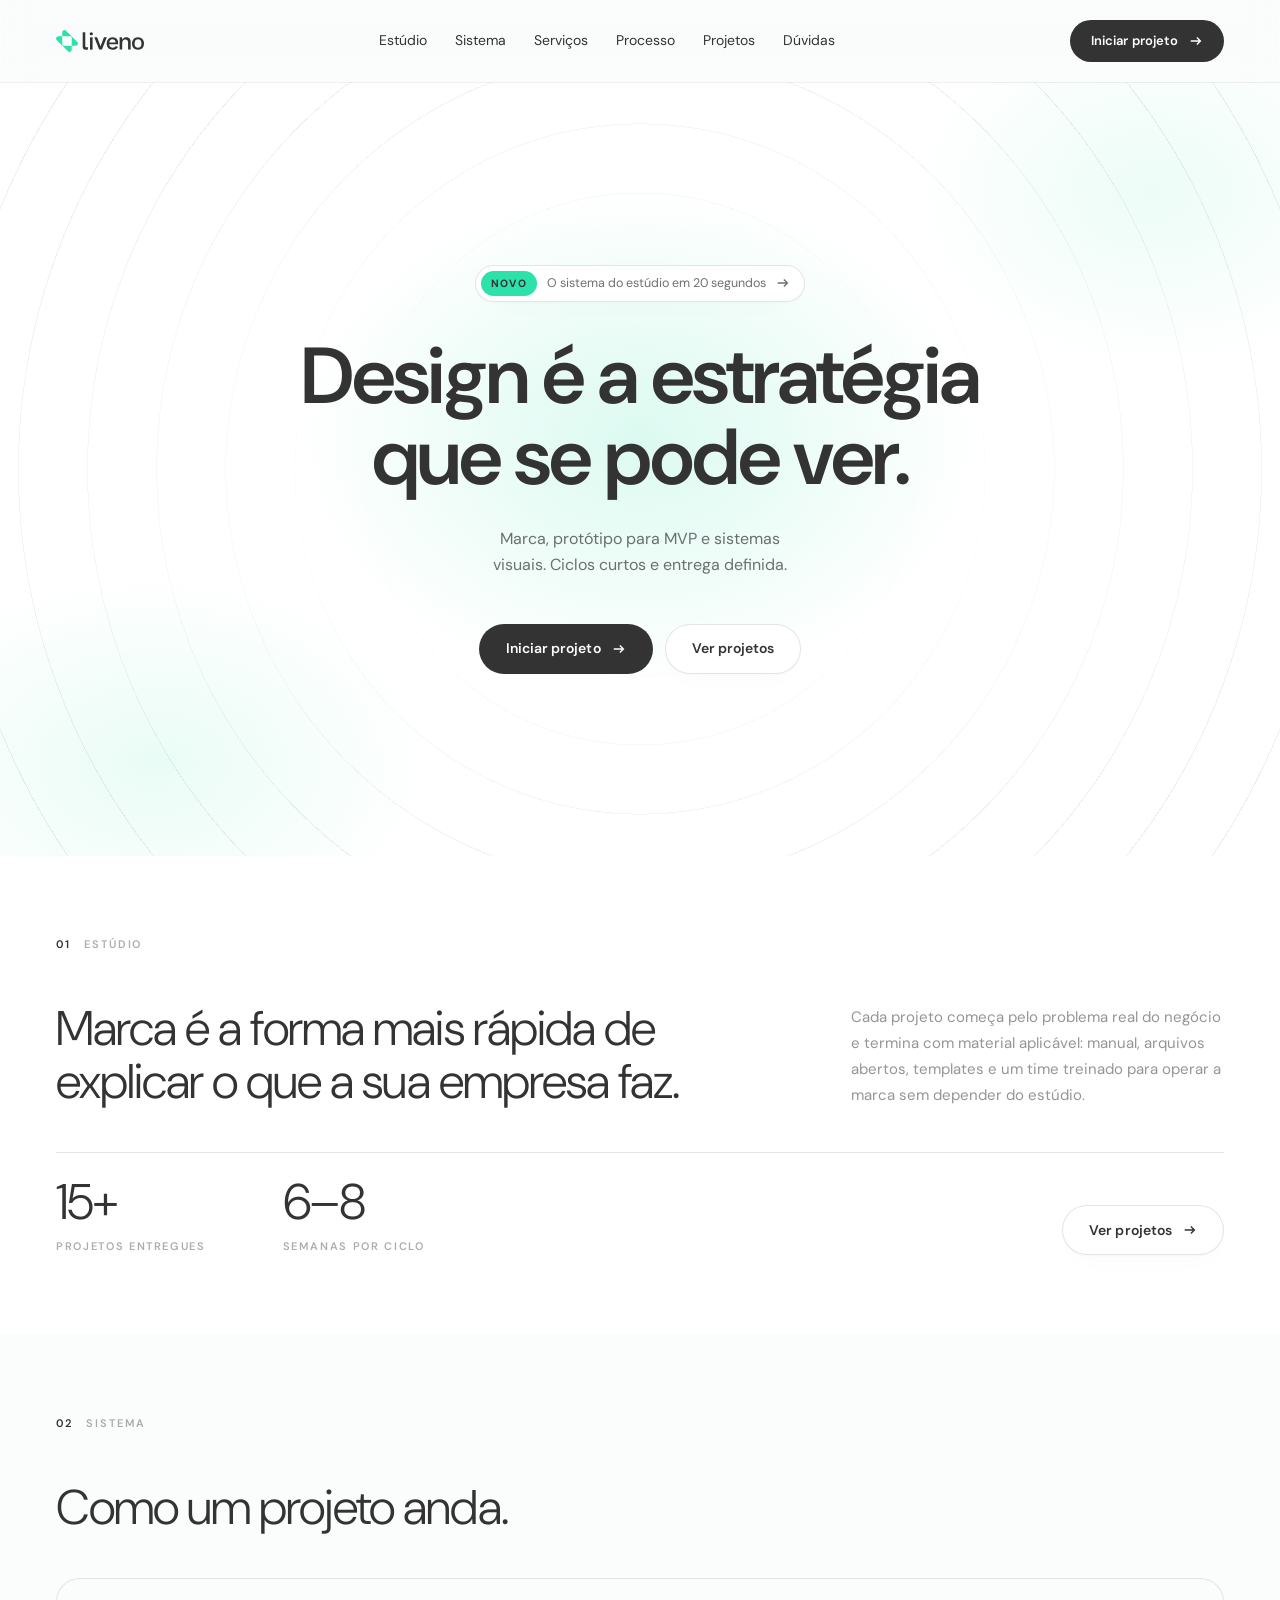
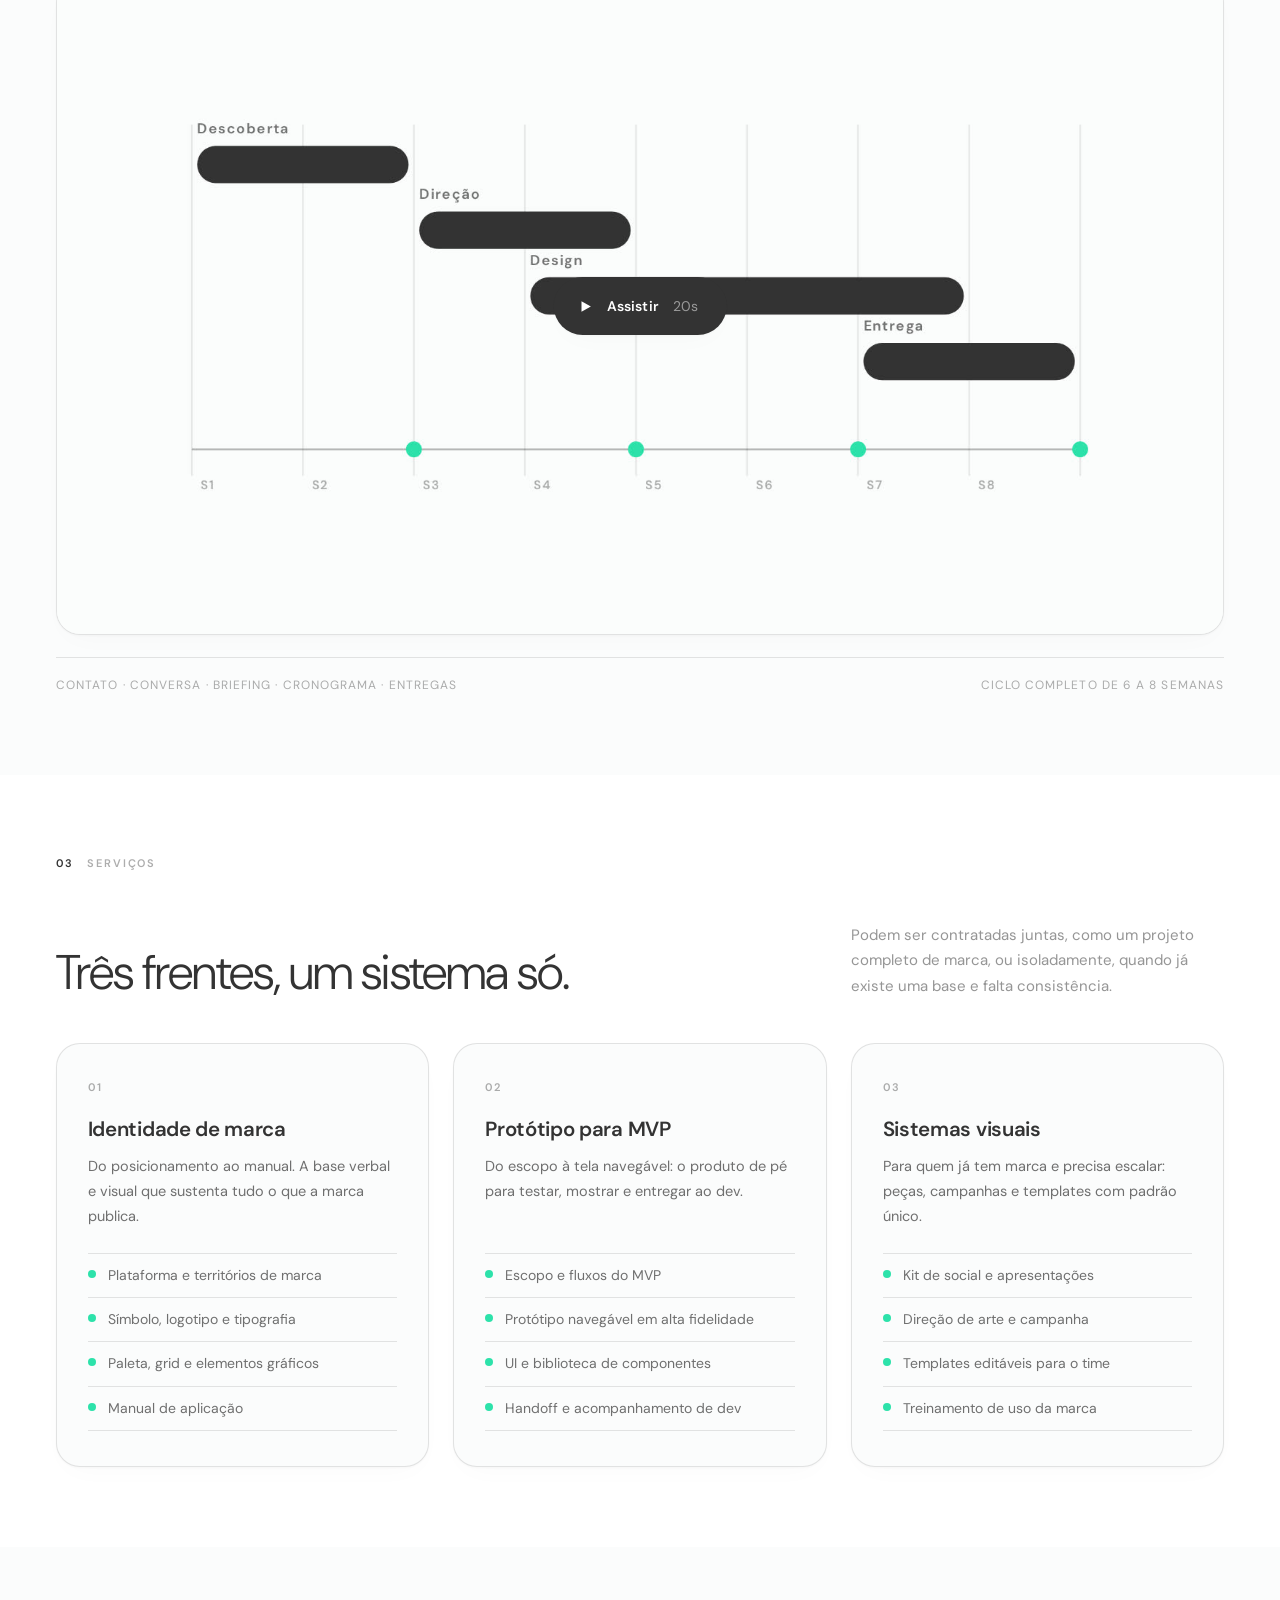
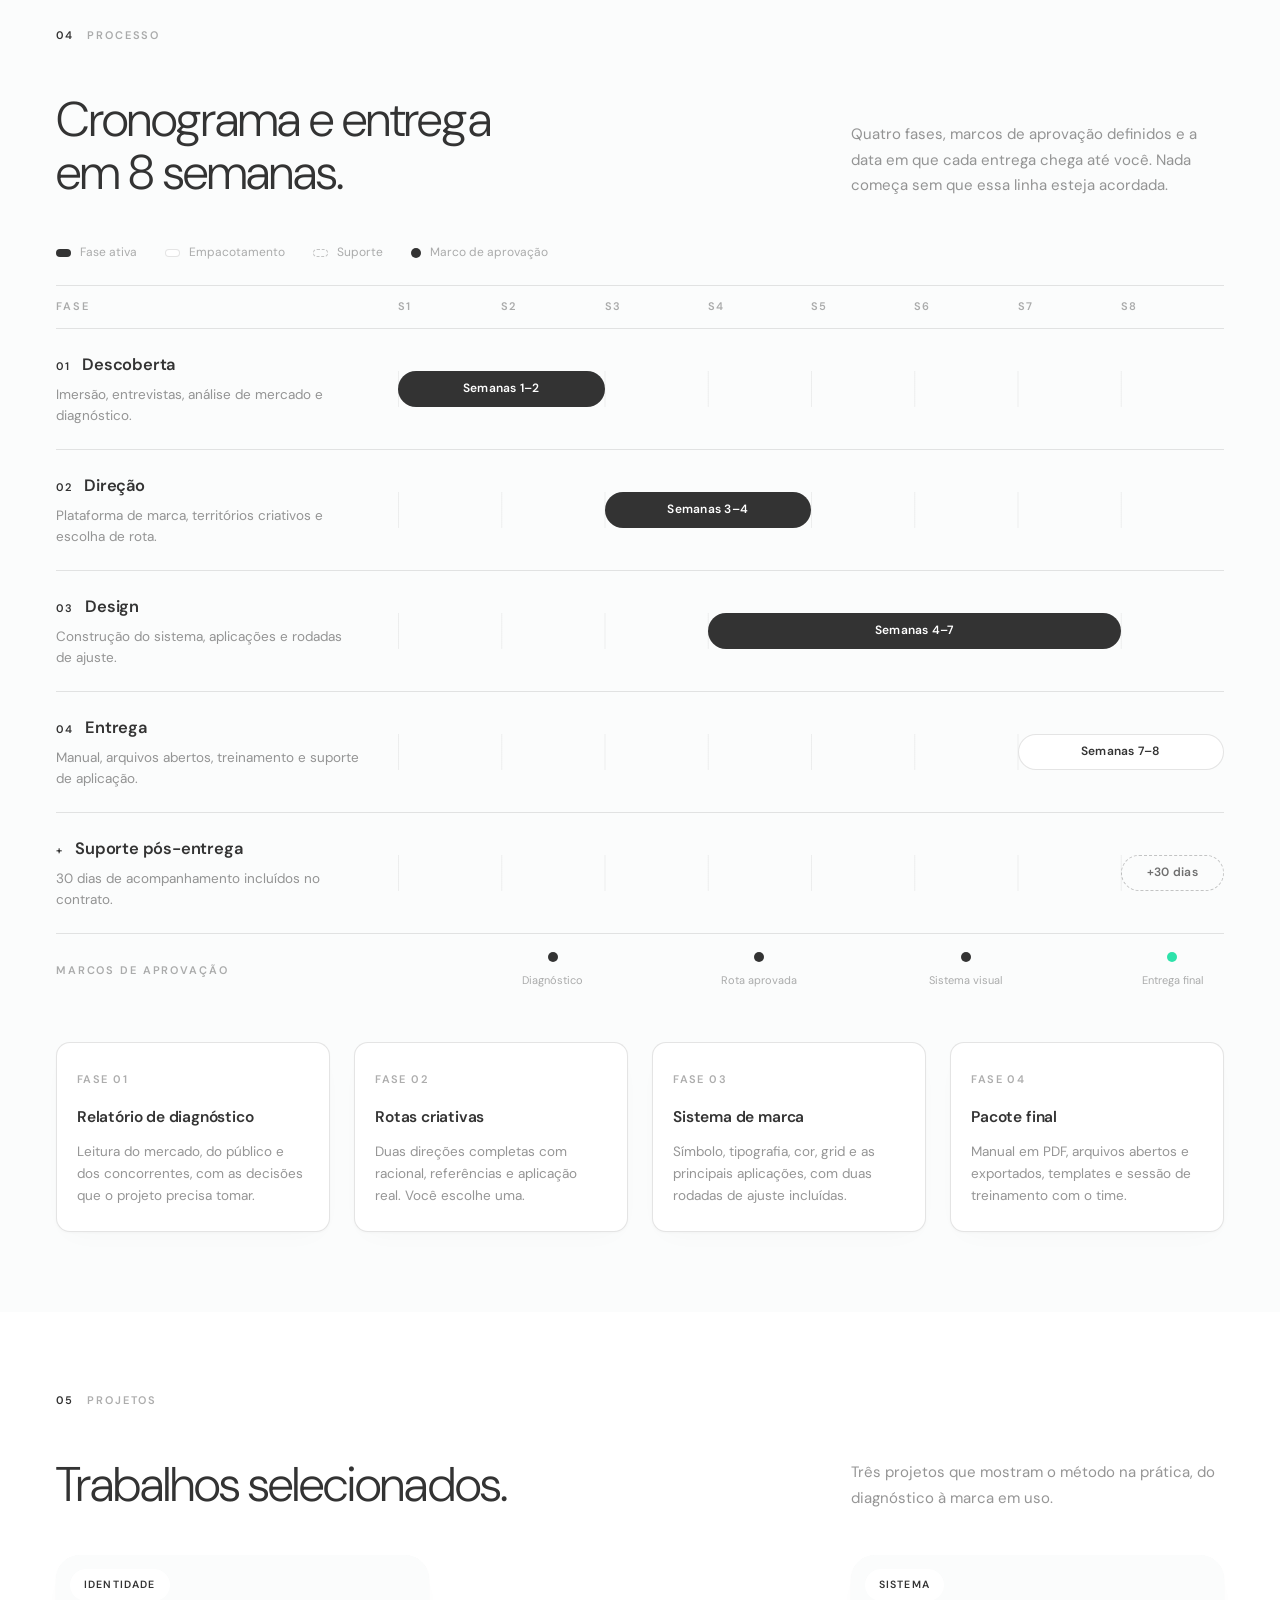
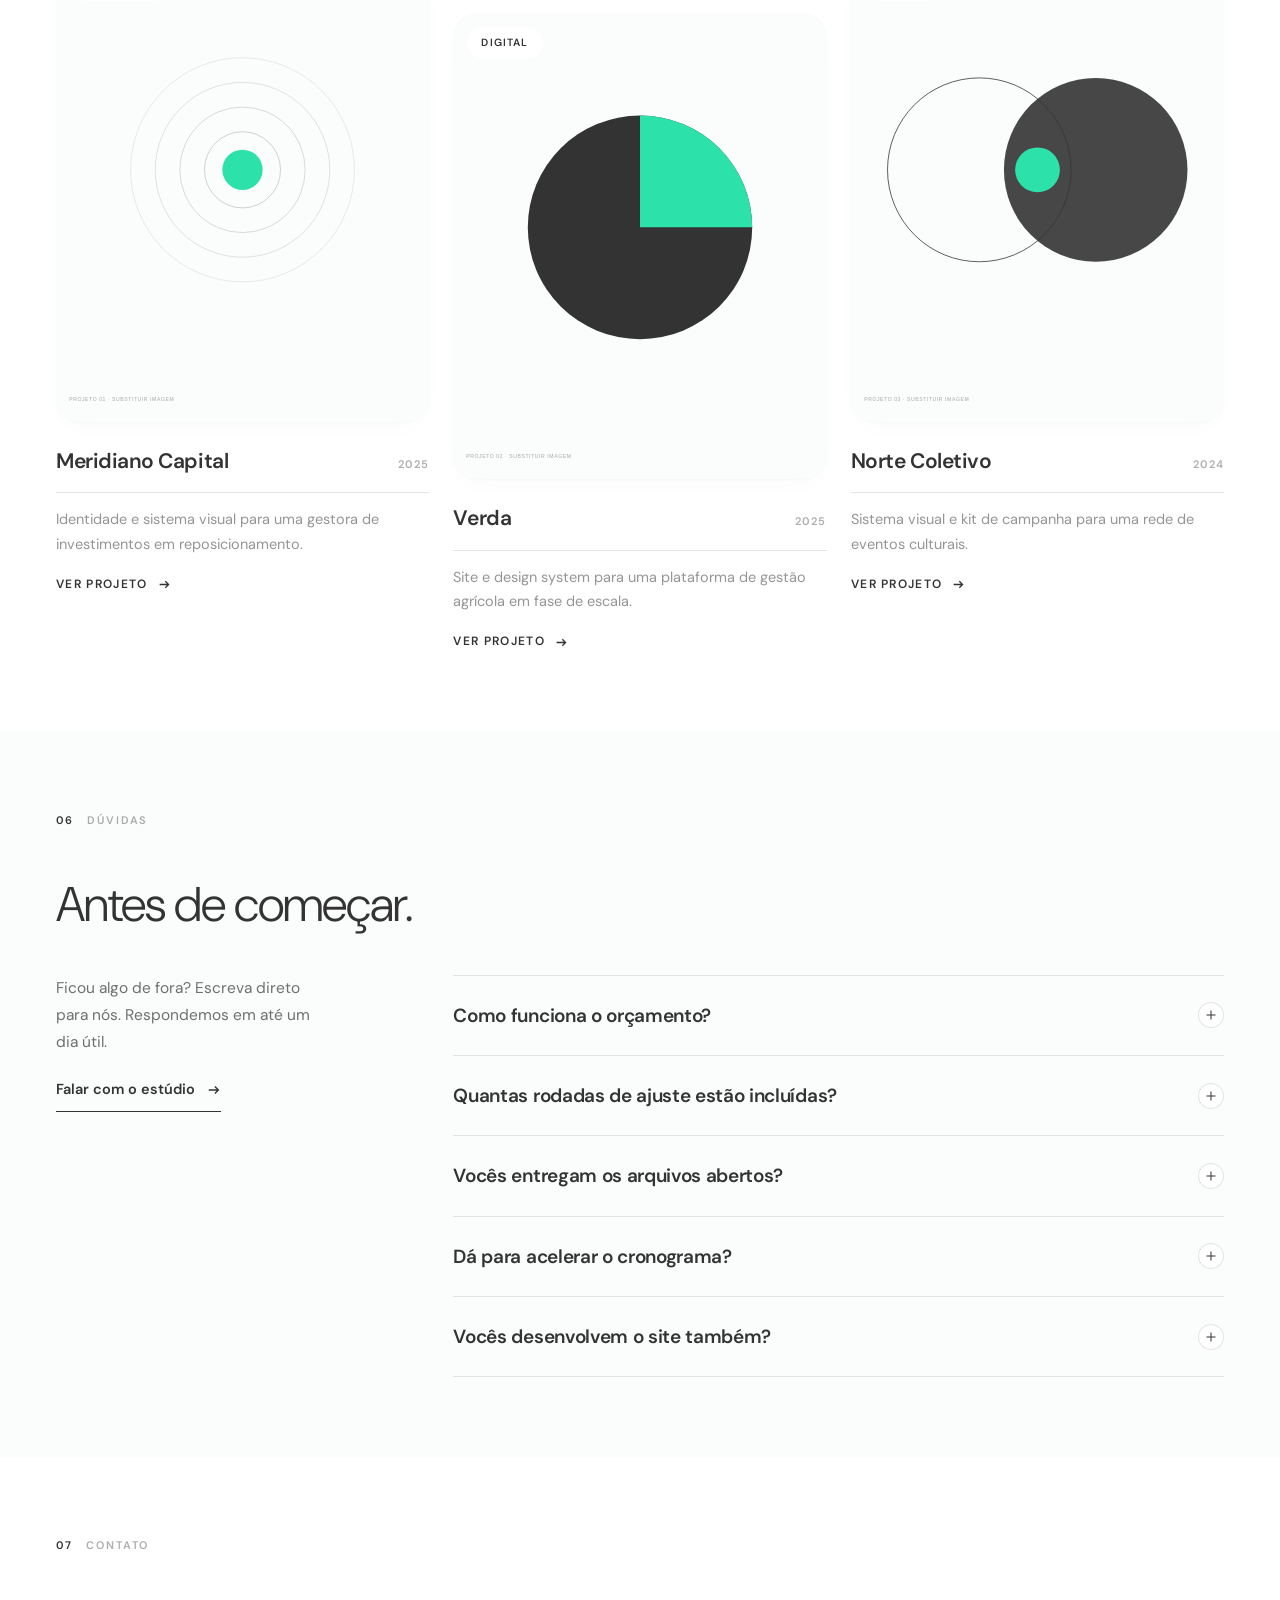
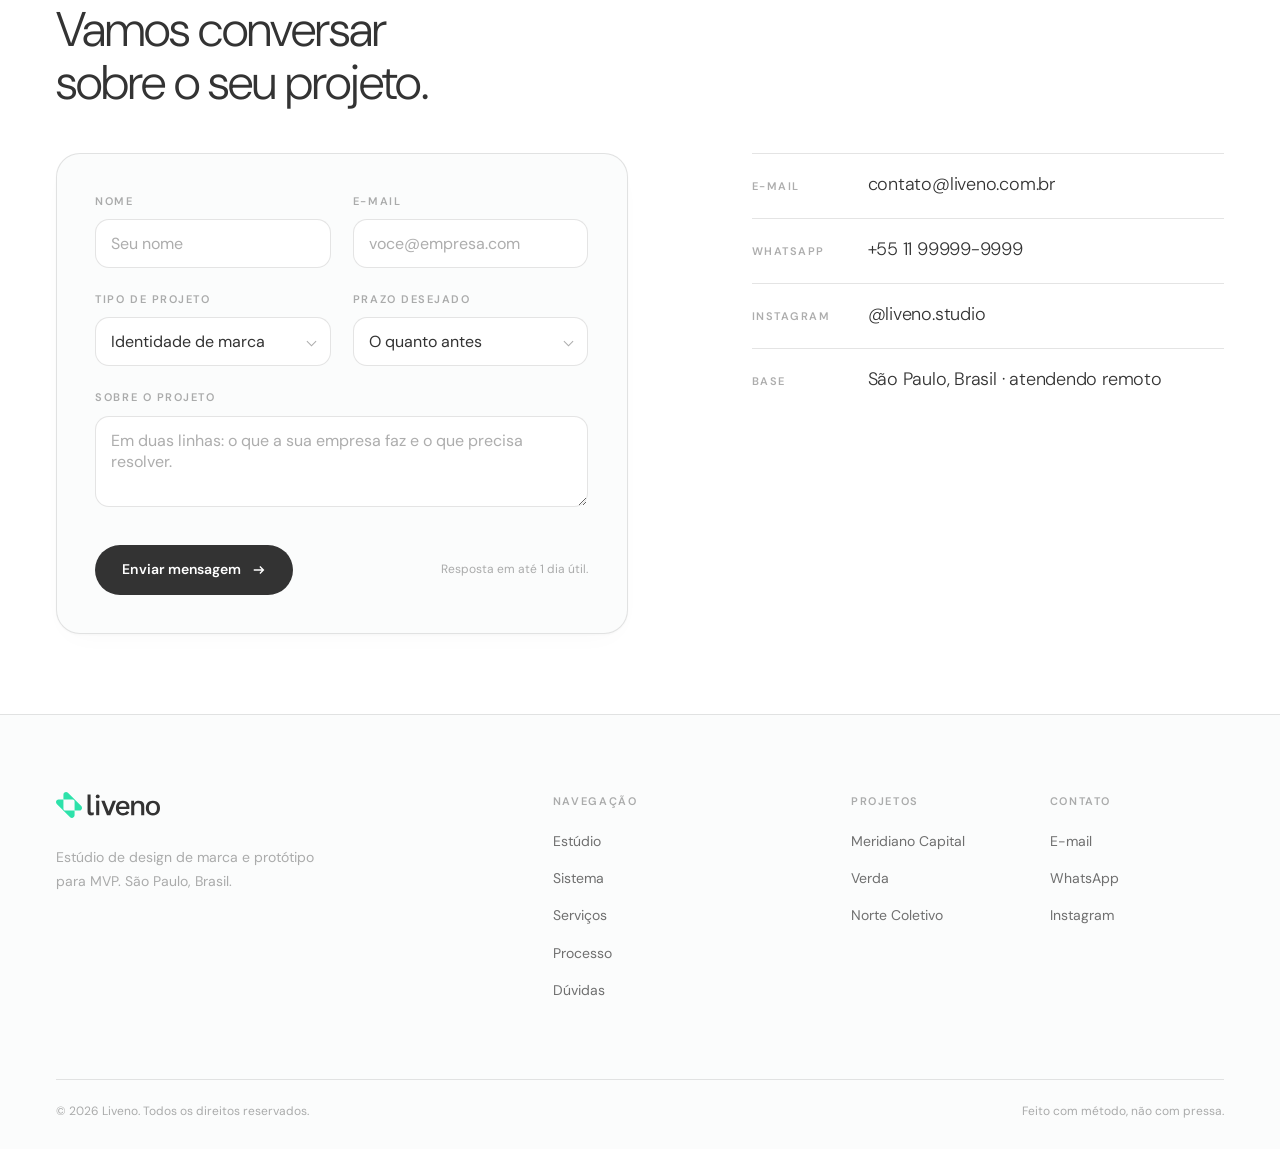
<file: index.html>
<!DOCTYPE html>
<html lang="pt-BR">
<head>
<meta charset="utf-8">
<meta name="viewport" content="width=device-width, initial-scale=1, viewport-fit=cover">
<title>Liveno · Estúdio de design de marca e protótipo para MVP</title>
<meta name="description" content="Liveno é um estúdio de design de marca e protótipo para MVP. Identidade visual, produto e sistemas de marca com processo claro e prazo definido.">
<meta name="author" content="Liveno">
<meta name="theme-color" content="#fbfcfc">

<!-- Open Graph: troque a URL quando o domínio estiver no ar -->
<meta property="og:type" content="website">
<meta property="og:site_name" content="Liveno">
<meta property="og:title" content="Liveno · Estúdio de design">
<meta property="og:description" content="Design é a estratégia que se pode ver.">
<meta property="og:image" content="assets/img/cover-01.svg">
<meta property="og:locale" content="pt_BR">

<link rel="icon" href="assets/img/favicon.svg" type="image/svg+xml">
<link rel="apple-touch-icon" href="assets/img/favicon.svg">
<link rel="canonical" href="./">

<!-- DM Sans hospedada no próprio site: sem depender do Google Fonts -->
<link rel="preload" href="assets/fonts/dm-sans-var-latin.woff2" as="font" type="font/woff2" crossorigin>
<link rel="stylesheet" href="assets/css/fonts.css">
<link rel="stylesheet" href="assets/css/style.css">
<noscript><style>.reveal{opacity:1;transform:none}</style></noscript>

<script type="application/ld+json">
{
  "@context":"https://schema.org",
  "@type":"ProfessionalService",
  "name":"Liveno",
  "description":"Estúdio de design de marca e protótipo para MVP.",
  "email":"contato@liveno.com.br",
  "areaServed":"BR",
  "knowsLanguage":["pt-BR","en"]
}
</script>
</head>
<body>

<!-- ====================== CABEÇALHO ====================== -->
<header class="header" id="header">
  <div class="shell header__bar">
    <a class="brand" href="./" aria-label="Liveno, página inicial">
      <img src="assets/img/logo.svg" alt="Liveno" width="88" height="22">
    </a>

    <nav class="nav" aria-label="Navegação principal">
      <a href="#estudio">Estúdio</a>
      <a href="#sistema">Sistema</a>
      <a href="#servicos">Serviços</a>
      <a href="#processo">Processo</a>
      <a href="#projetos">Projetos</a>
      <a href="#duvidas">Dúvidas</a>
    </nav>

    <div class="header__cta">
      <a class="btn btn--light btn--sm" href="#contato">
        Iniciar projeto
        <svg viewBox="0 0 16 16" fill="none" aria-hidden="true"><path d="M2 8h11M9 4l4 4-4 4" stroke="currentColor" stroke-width="1.6"/></svg>
      </a>
      <button class="burger" id="burger" aria-label="Abrir menu" aria-expanded="false" aria-controls="drawer"><span></span></button>
    </div>
  </div>
</header>

<div class="drawer" id="drawer">
  <nav aria-label="Navegação mobile">
    <a class="drawer__link" href="#estudio"><i>01</i>Estúdio</a>
    <a class="drawer__link" href="#sistema"><i>02</i>Sistema</a>
    <a class="drawer__link" href="#servicos"><i>03</i>Serviços</a>
    <a class="drawer__link" href="#processo"><i>04</i>Processo</a>
    <a class="drawer__link" href="#projetos"><i>05</i>Projetos</a>
    <a class="drawer__link" href="#duvidas"><i>06</i>Dúvidas</a>
    <a class="drawer__link" href="#contato"><i>07</i>Contato</a>
  </nav>
  <div class="drawer__foot">
    <span class="micro">São Paulo · Brasil</span>
    <a class="btn btn--solid btn--sm" href="#contato">Iniciar projeto
      <svg viewBox="0 0 16 16" fill="none" aria-hidden="true"><path d="M2 8h11M9 4l4 4-4 4" stroke="currentColor" stroke-width="1.6"/></svg>
    </a>
  </div>
</div>

<main>

<!-- ====================== HERO ====================== -->
<section class="hero">
  <div class="shell">
    <div class="painel">
      <a class="selo reveal" href="#sistema">
        <span class="selo__tag">Novo</span>
        <span class="selo__txt">O sistema do estúdio em 20 segundos</span>
        <svg viewBox="0 0 16 16" fill="none" aria-hidden="true"><path d="M2 8h11M9 4l4 4-4 4" stroke="currentColor" stroke-width="1.6"/></svg>
      </a>

      <h1 class="reveal" data-d="1">Design é a estratégia que se pode ver.</h1>

      <p class="hero__lead reveal" data-d="2">Marca, protótipo para MVP e sistemas visuais.
        Ciclos curtos e entrega definida.</p>

      <div class="hero__acoes reveal" data-d="3">
        <a class="btn btn--acento" href="#contato">Iniciar projeto
          <svg viewBox="0 0 16 16" fill="none" aria-hidden="true"><path d="M2 8h11M9 4l4 4-4 4" stroke="currentColor" stroke-width="1.6"/></svg>
        </a>
        <a class="btn btn--ghost" href="#projetos">Ver projetos</a>
      </div>
    </div>
  </div>
</section>

<!-- ====================== 01 · ESTÚDIO ====================== -->
<section class="section s-white" id="estudio">
  <div class="shell">
    <div class="g12 sec-head">
      <div class="sec-head__id reveal"><b>01</b><span class="micro">Estúdio</span></div>
      <div class="sec-head__t reveal" data-d="1"><h2 class="h2">Marca é a forma mais rápida de explicar o que a sua empresa faz.</h2></div>
      <div class="sec-head__x reveal" data-d="2"><p>Cada projeto começa pelo problema real do negócio e termina com material aplicável: manual, arquivos abertos, templates e um time treinado para operar a marca sem depender do estúdio.</p></div>
    </div>

    <div class="factbar reveal" data-d="2">
      <div class="facts">
        <div><b>15+</b><span>Projetos entregues</span></div>
        <div><b>6&ndash;8</b><span>Semanas por ciclo</span></div>
      </div>
      <a class="btn btn--ghost" href="#projetos">Ver projetos
        <svg viewBox="0 0 16 16" fill="none" aria-hidden="true"><path d="M2 8h11M9 4l4 4-4 4" stroke="currentColor" stroke-width="1.6"/></svg>
      </a>
    </div>
  </div>
</section>

<!-- ====================== 02 · SISTEMA ====================== -->
<section class="section s-cinza" id="sistema">
  <div class="shell">
    <div class="g12 sec-head">
      <div class="sec-head__id reveal"><b>02</b><span class="micro">Sistema</span></div>
      <div class="sec-head__t reveal" data-d="1"><h2 class="h2">Como um projeto anda.</h2></div>
    </div>

    <!--
      VÍDEO
      Animação feita pelo estúdio. Para trocar, sobrescreva os arquivos em
      assets/video/ e o pôster em assets/img/. Instruções no LEIA-ME.md.
    -->
    <figure class="video reveal" data-src="assets/video/sistema.mp4"
            data-src-webm="assets/video/sistema.webm" data-poster="assets/img/sistema-poster.jpg">
      <img class="video__poster" src="assets/img/sistema-poster.jpg" alt="Prévia do vídeo sobre o sistema de trabalho do Liveno"
           loading="lazy" decoding="async" width="1600" height="900">
      <button class="video__btn" type="button">
        <svg viewBox="0 0 16 16" fill="currentColor" aria-hidden="true"><path d="M4 2.5v11l10-5.5-10-5.5Z"/></svg>
        Assistir <b>20s</b>
      </button>
    </figure>

    <div class="video-meta reveal">
      <span>Contato · conversa · briefing · cronograma · entregas</span>
      <span>Ciclo completo de 6 a 8 semanas</span>
    </div>
  </div>
</section>

<!-- ====================== 03 · SERVIÇOS ====================== -->
<section class="section s-white" id="servicos">
  <div class="shell">
    <div class="g12 sec-head">
      <div class="sec-head__id reveal"><b>03</b><span class="micro">Serviços</span></div>
      <div class="sec-head__t reveal" data-d="1"><h2 class="h2">Três frentes, um sistema só.</h2></div>
      <div class="sec-head__x reveal" data-d="2"><p>Podem ser contratadas juntas, como um projeto completo de marca, ou isoladamente, quando já existe uma base e falta consistência.</p></div>
    </div>

    <div class="g12 cards">
      <article class="card reveal">
        <span class="card__n">01</span>
        <h3 class="h3">Identidade de marca</h3>
        <p>Do posicionamento ao manual. A base verbal e visual que sustenta tudo o que a marca publica.</p>
        <ul>
          <li>Plataforma e territórios de marca</li>
          <li>Símbolo, logotipo e tipografia</li>
          <li>Paleta, grid e elementos gráficos</li>
          <li>Manual de aplicação</li>
        </ul>
      </article>

      <article class="card reveal" data-d="1">
        <span class="card__n">02</span>
        <h3 class="h3">Protótipo para MVP</h3>
        <p>Do escopo à tela navegável: o produto de pé para testar, mostrar e entregar ao dev.</p>
        <ul>
          <li>Escopo e fluxos do MVP</li>
          <li>Protótipo navegável em alta fidelidade</li>
          <li>UI e biblioteca de componentes</li>
          <li>Handoff e acompanhamento de dev</li>
        </ul>
      </article>

      <article class="card reveal" data-d="2">
        <span class="card__n">03</span>
        <h3 class="h3">Sistemas visuais</h3>
        <p>Para quem já tem marca e precisa escalar: peças, campanhas e templates com padrão único.</p>
        <ul>
          <li>Kit de social e apresentações</li>
          <li>Direção de arte e campanha</li>
          <li>Templates editáveis para o time</li>
          <li>Treinamento de uso da marca</li>
        </ul>
      </article>
    </div>
  </div>
</section>

<!-- ====================== 04 · PROCESSO ====================== -->
<section class="section s-cinza" id="processo">
  <div class="shell">
    <div class="g12 sec-head">
      <div class="sec-head__id reveal"><b>04</b><span class="micro">Processo</span></div>
      <div class="sec-head__t reveal" data-d="1"><h2 class="h2">Cronograma e entrega em 8 semanas.</h2></div>
      <div class="sec-head__x reveal" data-d="2"><p>Quatro fases, marcos de aprovação definidos e a data em que cada entrega chega até você. Nada começa sem que essa linha esteja acordada.</p></div>
    </div>

    <div class="legend reveal">
      <b>Fase ativa</b>
      <b class="is-soft">Empacotamento</b>
      <b class="is-line">Suporte</b>
      <b class="is-mile">Marco de aprovação</b>
    </div>

    <!-- Diagrama de cronograma -->
    <div class="gantt reveal" role="img" aria-label="Cronograma de 8 semanas em quatro fases: Descoberta nas semanas 1 e 2, Direção nas semanas 3 e 4, Design nas semanas 4 a 7, Entrega nas semanas 7 e 8, mais 30 dias de suporte após a entrega.">
      <div class="gantt__head" aria-hidden="true">
        <span class="micro">Fase</span>
        <div class="gantt__scale">
          <span>S1</span><span>S2</span><span>S3</span><span>S4</span>
          <span>S5</span><span>S6</span><span>S7</span><span>S8</span>
        </div>
      </div>

      <div class="gantt__row">
        <div class="gantt__label">
          <strong><em>01</em>Descoberta</strong>
          <span>Imersão, entrevistas, análise de mercado e diagnóstico.</span>
          <b class="gantt__when">Semanas 1–2</b>
        </div>
        <div class="gantt__track"><span class="gantt__bar" style="--s:1; --n:2">Semanas 1&ndash;2</span></div>
      </div>

      <div class="gantt__row">
        <div class="gantt__label">
          <strong><em>02</em>Direção</strong>
          <span>Plataforma de marca, territórios criativos e escolha de rota.</span>
          <b class="gantt__when">Semanas 3–4</b>
        </div>
        <div class="gantt__track"><span class="gantt__bar" style="--s:3; --n:2">Semanas 3&ndash;4</span></div>
      </div>

      <div class="gantt__row">
        <div class="gantt__label">
          <strong><em>03</em>Design</strong>
          <span>Construção do sistema, aplicações e rodadas de ajuste.</span>
          <b class="gantt__when">Semanas 4–7</b>
        </div>
        <div class="gantt__track"><span class="gantt__bar" style="--s:4; --n:4">Semanas 4&ndash;7</span></div>
      </div>

      <div class="gantt__row">
        <div class="gantt__label">
          <strong><em>04</em>Entrega</strong>
          <span>Manual, arquivos abertos, treinamento e suporte de aplicação.</span>
          <b class="gantt__when">Semanas 7–8</b>
        </div>
        <div class="gantt__track"><span class="gantt__bar gantt__bar--soft" style="--s:7; --n:2">Semanas 7&ndash;8</span></div>
      </div>

      <div class="gantt__row">
        <div class="gantt__label">
          <strong><em>+</em>Suporte pós-entrega</strong>
          <span>30 dias de acompanhamento incluídos no contrato.</span>
          <b class="gantt__when">+30 dias</b>
        </div>
        <div class="gantt__track"><span class="gantt__bar gantt__bar--line" style="--s:8; --n:1">+30 dias</span></div>
      </div>

      <div class="gantt__row gantt__row--mile" aria-hidden="true">
        <span class="micro">Marcos de aprovação</span>
        <div class="gantt__miles">
          <div style="--s:2"><i></i><small>Diagnóstico</small></div>
          <div style="--s:4"><i></i><small>Rota aprovada</small></div>
          <div style="--s:6"><i></i><small>Sistema visual</small></div>
          <div style="--s:8"><i></i><small>Entrega final</small></div>
        </div>
      </div>
    </div>


    <div class="g12 deliver">
      <div class="reveal"><span>FASE 01</span><h4>Relatório de diagnóstico</h4><p>Leitura do mercado, do público e dos concorrentes, com as decisões que o projeto precisa tomar.</p></div>
      <div class="reveal" data-d="1"><span>FASE 02</span><h4>Rotas criativas</h4><p>Duas direções completas com racional, referências e aplicação real. Você escolhe uma.</p></div>
      <div class="reveal" data-d="2"><span>FASE 03</span><h4>Sistema de marca</h4><p>Símbolo, tipografia, cor, grid e as principais aplicações, com duas rodadas de ajuste incluídas.</p></div>
      <div class="reveal" data-d="3"><span>FASE 04</span><h4>Pacote final</h4><p>Manual em PDF, arquivos abertos e exportados, templates e sessão de treinamento com o time.</p></div>
    </div>
  </div>
</section>

<!-- ====================== 05 · PROJETOS ====================== -->
<section class="section s-white" id="projetos">
  <div class="shell">
    <div class="g12 sec-head">
      <div class="sec-head__id reveal"><b>05</b><span class="micro">Projetos</span></div>
      <div class="sec-head__t reveal" data-d="1"><h2 class="h2">Trabalhos selecionados.</h2></div>
      <div class="sec-head__x reveal" data-d="2"><p>Três projetos que mostram o método na prática, do diagnóstico à marca em uso.</p></div>
    </div>

    <div class="g12 work">
      <!-- SLOT 01 -->
      <a class="work__item reveal" href="projeto-01.html">
        <div class="work__media">
          <span class="work__tag">Identidade</span>
          <img src="assets/img/project-01.svg" alt="Meridiano Capital, identidade de marca" loading="lazy" width="960" height="1200">
        </div>
        <div class="work__head"><h3>Meridiano Capital</h3><b>2025</b></div>
        <p>Identidade e sistema visual para uma gestora de investimentos em reposicionamento.</p>
        <span class="work__go">Ver projeto
          <svg viewBox="0 0 16 16" fill="none" aria-hidden="true"><path d="M2 8h11M9 4l4 4-4 4" stroke="currentColor" stroke-width="1.6"/></svg>
        </span>
      </a>

      <!-- SLOT 02 -->
      <a class="work__item work__item--offset reveal" data-d="1" href="projeto-02.html">
        <div class="work__media">
          <span class="work__tag">Digital</span>
          <img src="assets/img/project-02.svg" alt="Verda, site e design system" loading="lazy" width="960" height="1200">
        </div>
        <div class="work__head"><h3>Verda</h3><b>2025</b></div>
        <p>Site e design system para uma plataforma de gestão agrícola em fase de escala.</p>
        <span class="work__go">Ver projeto
          <svg viewBox="0 0 16 16" fill="none" aria-hidden="true"><path d="M2 8h11M9 4l4 4-4 4" stroke="currentColor" stroke-width="1.6"/></svg>
        </span>
      </a>

      <!-- SLOT 03 -->
      <a class="work__item reveal" data-d="2" href="projeto-03.html">
        <div class="work__media">
          <span class="work__tag">Sistema</span>
          <img src="assets/img/project-03.svg" alt="Norte Coletivo, sistema visual e campanha" loading="lazy" width="960" height="1200">
        </div>
        <div class="work__head"><h3>Norte Coletivo</h3><b>2024</b></div>
        <p>Sistema visual e kit de campanha para uma rede de eventos culturais.</p>
        <span class="work__go">Ver projeto
          <svg viewBox="0 0 16 16" fill="none" aria-hidden="true"><path d="M2 8h11M9 4l4 4-4 4" stroke="currentColor" stroke-width="1.6"/></svg>
        </span>
      </a>
    </div>
  </div>
</section>

<!-- ====================== 06 · DÚVIDAS ====================== -->
<section class="section s-cinza" id="duvidas">
  <div class="shell">
    <div class="g12 sec-head">
      <div class="sec-head__id reveal"><b>06</b><span class="micro">Dúvidas</span></div>
      <div class="sec-head__t reveal" data-d="1"><h2 class="h2">Antes de começar.</h2></div>
    </div>

    <div class="g12 faq-wrap">
      <div class="faq-wrap__t reveal">
        <p class="body" style="max-width:26ch">Ficou algo de fora? Escreva direto para nós. Respondemos em até um dia útil.</p>
        <a class="link-u" href="#contato" style="margin-top:22px">Falar com o estúdio
          <svg viewBox="0 0 16 16" fill="none" aria-hidden="true"><path d="M2 8h11M9 4l4 4-4 4" stroke="currentColor" stroke-width="1.6"/></svg>
        </a>
      </div>

      <div class="faq reveal" data-d="1">
        <div class="faq__item">
          <button class="faq__q" type="button" aria-expanded="false">Como funciona o orçamento?<i aria-hidden="true"></i></button>
          <div class="faq__a"><p>Trabalhamos com preço fechado por projeto, definido depois de uma conversa de diagnóstico de 45 minutos. Você recebe uma proposta com escopo, cronograma e valor final, sem cobrança por hora e sem surpresa no meio do caminho.</p></div>
        </div>
        <div class="faq__item">
          <button class="faq__q" type="button" aria-expanded="false">Quantas rodadas de ajuste estão incluídas?<i aria-hidden="true"></i></button>
          <div class="faq__a"><p>Duas rodadas por fase, o que cobre a grande maioria dos projetos. Ajustes além disso são combinados antes de serem executados, sempre com prazo e valor claros.</p></div>
        </div>
        <div class="faq__item">
          <button class="faq__q" type="button" aria-expanded="false">Vocês entregam os arquivos abertos?<i aria-hidden="true"></i></button>
          <div class="faq__a"><p>Sim. A entrega final inclui arquivos editáveis (Figma e vetores), exportações em todos os formatos de uso, o manual de marca em PDF e templates prontos para o seu time operar sem depender do estúdio.</p></div>
        </div>
        <div class="faq__item">
          <button class="faq__q" type="button" aria-expanded="false">Dá para acelerar o cronograma?<i aria-hidden="true"></i></button>
          <div class="faq__a"><p>Dá, em parte. Projetos com escopo reduzido podem ser entregues em 4 semanas. O que não encurtamos é a fase de descoberta: é ela que evita retrabalho depois. Se o prazo for curto, ajustamos o escopo, não o método.</p></div>
        </div>
        <div class="faq__item">
          <button class="faq__q" type="button" aria-expanded="false">Vocês desenvolvem o site também?<i aria-hidden="true"></i></button>
          <div class="faq__a"><p>Fazemos o design completo e acompanhamos o desenvolvimento. Para a implementação, trabalhamos com desenvolvedores parceiros de confiança ou com o time interno do cliente. Em ambos os casos, o handoff e a revisão final são nossos.</p></div>
        </div>
      </div>
    </div>
  </div>
</section>

<!-- ====================== 07 · CONTATO ====================== -->
<section class="section s-white" id="contato">
  <div class="shell">
    <div class="g12 sec-head">
      <div class="sec-head__id reveal"><b>07</b><span class="micro">Contato</span></div>
      <div class="sec-head__t reveal" data-d="1"><h2 class="h2">Vamos conversar sobre o seu projeto.</h2></div>
    </div>

    <div class="g12">
      <!--
        FORMULÁRIO
        Por padrão o botão abre o e-mail do visitante já preenchido (funciona em
        qualquer hospedagem estática, inclusive na Hostinger, sem configuração).
        Para receber direto na caixa de entrada, veja o LEIA-ME.md.
      -->
      <div class="contact__form">
        <form class="form reveal" data-d="1" id="form" data-to="contato@liveno.com.br" novalidate>
          <div class="form__row">
            <div class="field">
              <label for="f-nome">Nome</label>
              <input id="f-nome" name="nome" type="text" placeholder="Seu nome" required>
            </div>
            <div class="field">
              <label for="f-email">E-mail</label>
              <input id="f-email" name="email" type="email" placeholder="voce@empresa.com" required>
            </div>
          </div>

          <div class="form__row">
            <div class="field field--select">
              <label for="f-tipo">Tipo de projeto</label>
              <select id="f-tipo" name="tipo">
                <option>Identidade de marca</option>
                <option>Protótipo para MVP</option>
                <option>Sistema visual</option>
                <option>Ainda não sei</option>
              </select>
            </div>
            <div class="field field--select">
              <label for="f-prazo">Prazo desejado</label>
              <select id="f-prazo" name="prazo">
                <option>O quanto antes</option>
                <option>Nos próximos 30 dias</option>
                <option>Nos próximos 90 dias</option>
                <option>Só planejando</option>
              </select>
            </div>
          </div>

          <div class="field">
            <label for="f-msg">Sobre o projeto</label>
            <textarea id="f-msg" name="mensagem" rows="3" placeholder="Em duas linhas: o que a sua empresa faz e o que precisa resolver." required></textarea>
          </div>

          <div class="form__foot">
            <button class="btn btn--light" type="submit">
              Enviar mensagem
              <svg viewBox="0 0 16 16" fill="none" aria-hidden="true"><path d="M2 8h11M9 4l4 4-4 4" stroke="currentColor" stroke-width="1.6"/></svg>
            </button>
            <p id="form-status" role="status">Resposta em até 1 dia útil.</p>
          </div>
        </form>
      </div>

      <div class="contact__t">
        <ul class="contact__list reveal">
          <!-- SUBSTITUA pelos seus dados reais -->
          <li><small>E-mail</small><a href="mailto:contato@liveno.com.br">contato@liveno.com.br</a></li>
          <li><small>WhatsApp</small><a href="https://wa.me/5511999999999" target="_blank" rel="noopener">+55 11 99999-9999</a></li>
          <li><small>Instagram</small><a href="https://instagram.com/liveno.studio" target="_blank" rel="noopener">@liveno.studio</a></li>
          <li><small>Base</small><span>São Paulo, Brasil · atendendo remoto</span></li>
        </ul>
      </div>
    </div>
  </div>
</section>

</main>

<!-- ====================== RODAPÉ ====================== -->
<footer class="footer">
  <div class="shell">
    <div class="g12">
      <div class="footer__brand">
        <a class="brand" href="./" aria-label="Liveno, página inicial">
          <img src="assets/img/logo.svg" alt="Liveno" width="88" height="22">
        </a>
        <p>Estúdio de design de marca e protótipo para MVP. São Paulo, Brasil.</p>
      </div>

      <div class="footer__col">
        <h5>Navegação</h5>
        <ul>
          <li><a href="#estudio">Estúdio</a></li>
          <li><a href="#sistema">Sistema</a></li>
          <li><a href="#servicos">Serviços</a></li>
          <li><a href="#processo">Processo</a></li>
          <li><a href="#duvidas">Dúvidas</a></li>
        </ul>
      </div>

      <div class="footer__col">
        <h5>Projetos</h5>
        <ul>
          <li><a href="projeto-01.html">Meridiano Capital</a></li>
          <li><a href="projeto-02.html">Verda</a></li>
          <li><a href="projeto-03.html">Norte Coletivo</a></li>
        </ul>
      </div>

      <div class="footer__col">
        <h5>Contato</h5>
        <ul>
          <li><a href="mailto:contato@liveno.com.br">E-mail</a></li>
          <li><a href="https://wa.me/5511999999999" target="_blank" rel="noopener">WhatsApp</a></li>
          <li><a href="https://instagram.com/liveno.studio" target="_blank" rel="noopener">Instagram</a></li>
        </ul>
      </div>
    </div>

    <div class="footer__bot">
      <span>&copy; <span id="ano">2026</span> Liveno. Todos os direitos reservados.</span>
      <span>Feito com método, não com pressa.</span>
    </div>
  </div>
</footer>

<script src="assets/js/main.js" defer></script>
</body>
</html>
</file>
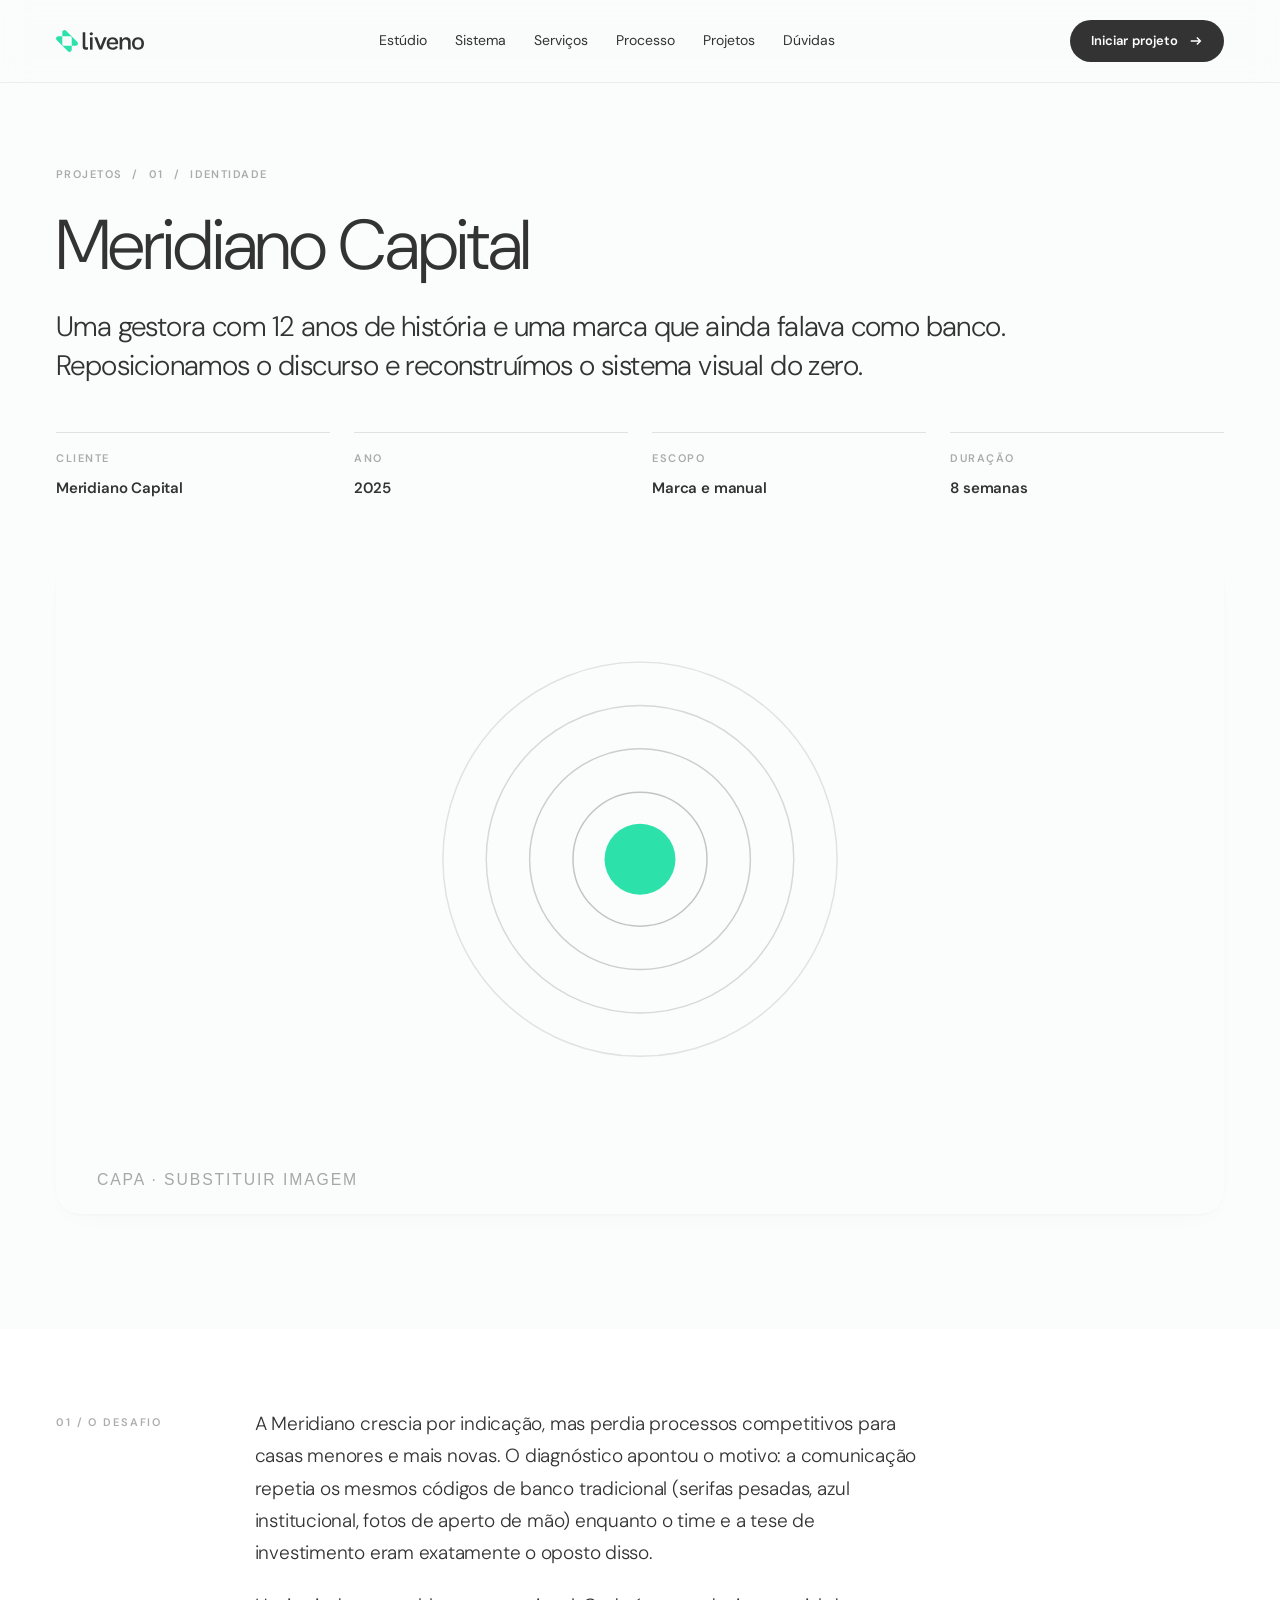
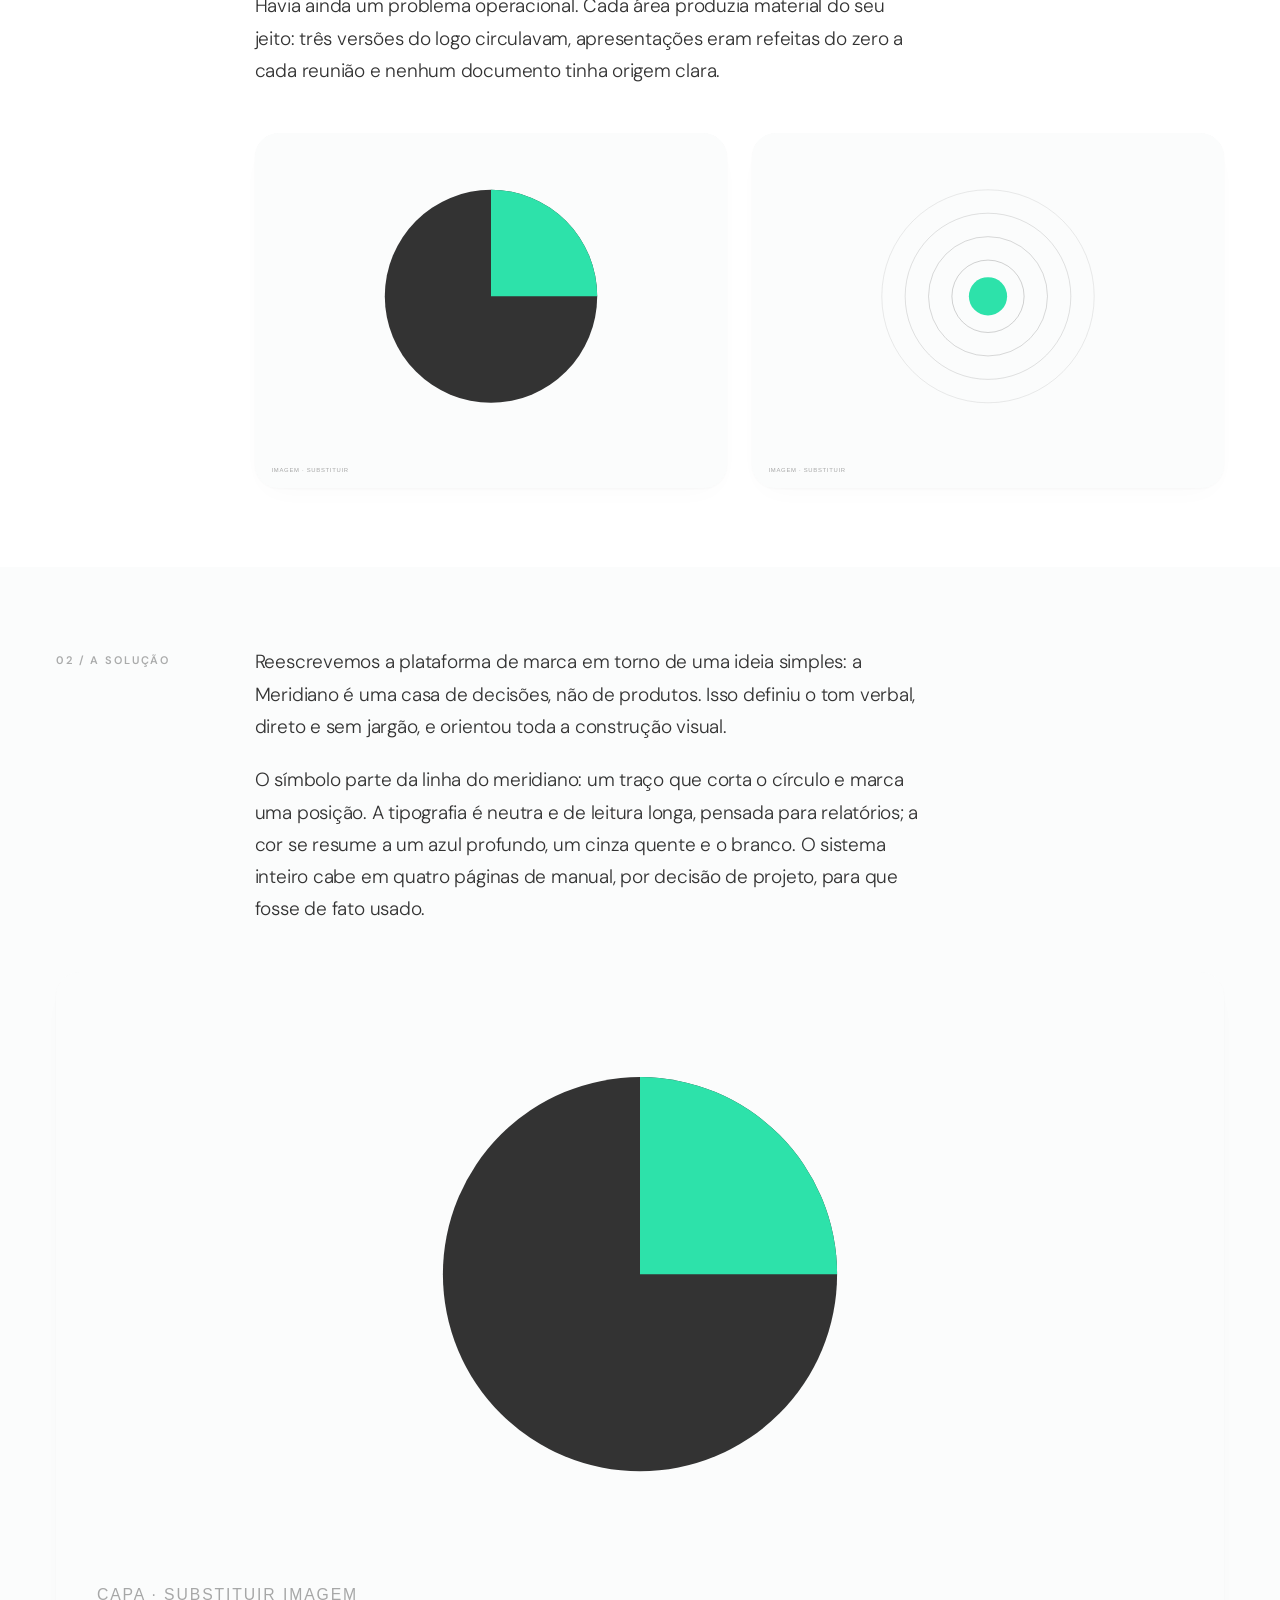
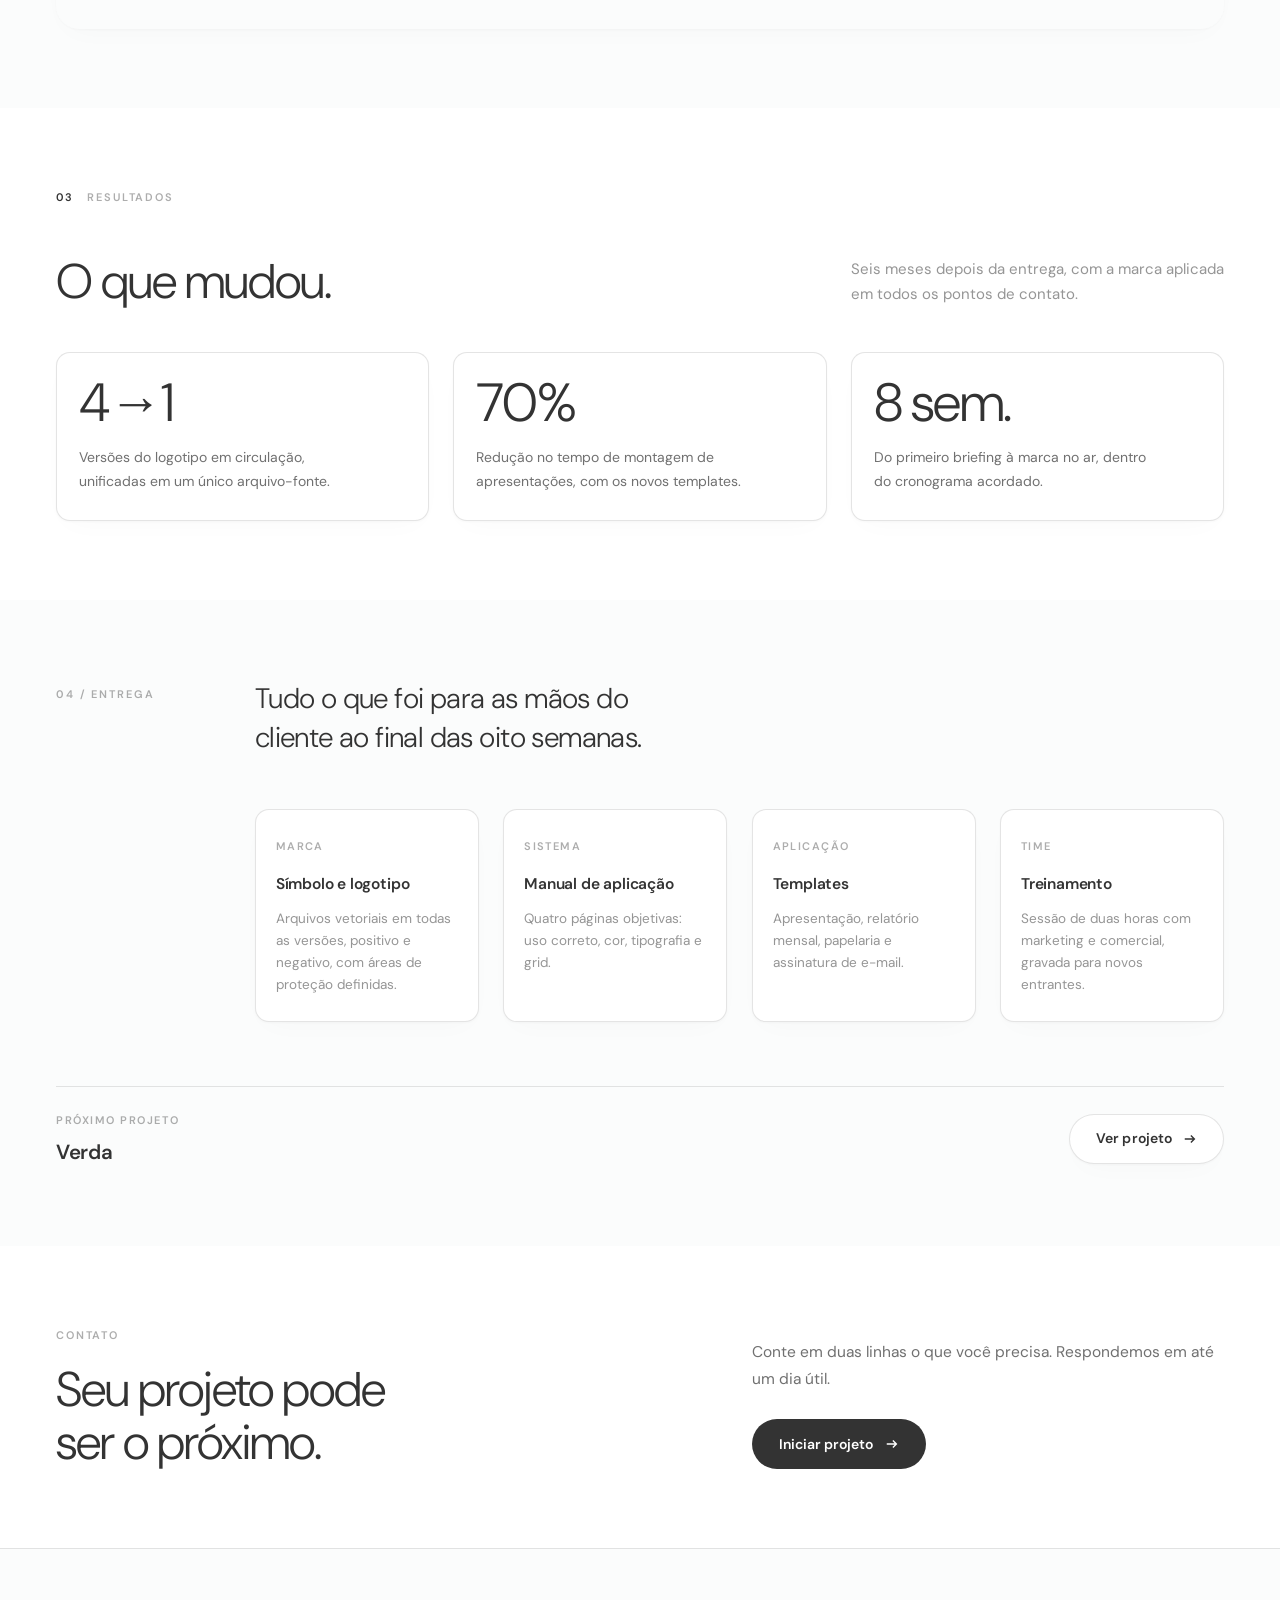
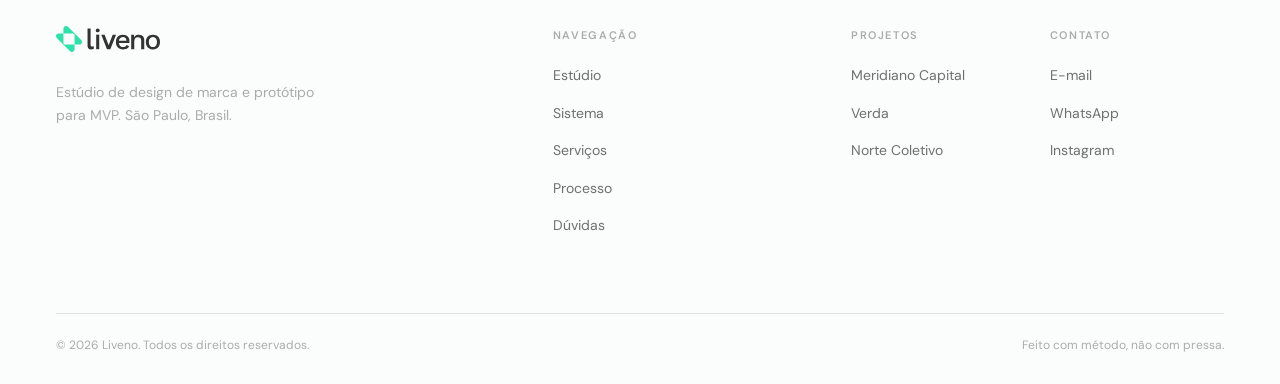
<file: projeto-01.html>
<!DOCTYPE html>
<html lang="pt-BR">
<head>
<meta charset="utf-8">
<meta name="viewport" content="width=device-width, initial-scale=1, viewport-fit=cover">
<title>Meridiano Capital · Projeto 01 | Liveno</title>
<meta name="description" content="Identidade e sistema visual para a Meridiano Capital, gestora de investimentos em reposicionamento. Projeto do Liveno.">
<meta name="theme-color" content="#fbfcfc">

<meta property="og:type" content="article">
<meta property="og:site_name" content="Liveno">
<meta property="og:title" content="Meridiano Capital · Liveno">
<meta property="og:description" content="Identidade e sistema visual para a Meridiano Capital, gestora de investimentos em reposicionamento. Projeto do Liveno.">
<meta property="og:image" content="assets/img/cover-01.svg">
<meta property="og:locale" content="pt_BR">

<link rel="icon" href="assets/img/favicon.svg" type="image/svg+xml">
<link rel="canonical" href="projeto-01.html">

<!-- DM Sans hospedada no próprio site: sem depender do Google Fonts -->
<link rel="preload" href="assets/fonts/dm-sans-var-latin.woff2" as="font" type="font/woff2" crossorigin>
<link rel="stylesheet" href="assets/css/fonts.css">
<link rel="stylesheet" href="assets/css/style.css">
<noscript><style>.reveal{opacity:1;transform:none}</style></noscript>
</head>
<body>

<!-- ====================== CABEÇALHO ====================== -->
<header class="header" id="header">
  <div class="shell header__bar">
    <a class="brand" href="index.html" aria-label="Liveno, página inicial">
      <img src="assets/img/logo.svg" alt="Liveno" width="88" height="22">
    </a>

    <nav class="nav" aria-label="Navegação principal">
      <a href="index.html#estudio">Estúdio</a>
      <a href="index.html#sistema">Sistema</a>
      <a href="index.html#servicos">Serviços</a>
      <a href="index.html#processo">Processo</a>
      <a href="index.html#projetos">Projetos</a>
      <a href="index.html#duvidas">Dúvidas</a>
    </nav>

    <div class="header__cta">
      <a class="btn btn--light btn--sm" href="index.html#contato">
        Iniciar projeto
        <svg viewBox="0 0 16 16" fill="none" aria-hidden="true"><path d="M2 8h11M9 4l4 4-4 4" stroke="currentColor" stroke-width="1.6"/></svg>
      </a>
      <button class="burger" id="burger" aria-label="Abrir menu" aria-expanded="false" aria-controls="drawer"><span></span></button>
    </div>
  </div>
</header>

<div class="drawer" id="drawer">
  <nav aria-label="Navegação mobile">
    <a class="drawer__link" href="index.html#estudio"><i>01</i>Estúdio</a>
    <a class="drawer__link" href="index.html#sistema"><i>02</i>Sistema</a>
    <a class="drawer__link" href="index.html#servicos"><i>03</i>Serviços</a>
    <a class="drawer__link" href="index.html#processo"><i>04</i>Processo</a>
    <a class="drawer__link" href="index.html#projetos"><i>05</i>Projetos</a>
    <a class="drawer__link" href="index.html#duvidas"><i>06</i>Dúvidas</a>
    <a class="drawer__link" href="index.html#contato"><i>07</i>Contato</a>
  </nav>
  <div class="drawer__foot">
    <span class="micro">São Paulo · Brasil</span>
    <a class="btn btn--solid btn--sm" href="index.html#contato">Iniciar projeto
      <svg viewBox="0 0 16 16" fill="none" aria-hidden="true"><path d="M2 8h11M9 4l4 4-4 4" stroke="currentColor" stroke-width="1.6"/></svg>
    </a>
  </div>
</div>

<main>

<!-- ====================== ABERTURA ====================== -->
<section class="p-hero s-cinza">
  <div class="shell">
    <p class="crumb reveal"><a href="index.html#projetos">Projetos</a> <span>/</span> <span>01</span> <span>/</span> <span>Identidade</span></p>
    <h1 class="display reveal">Meridiano Capital</h1>
    <p class="lead p-hero__sub reveal" data-d="1">Uma gestora com 12 anos de história e uma marca que ainda falava como banco. Reposicionamos o discurso e reconstruímos o sistema visual do zero.</p>

    <div class="g12 meta reveal" data-d="2">
      <div><small>Cliente</small><p>Meridiano Capital</p></div>
      <div><small>Ano</small><p>2025</p></div>
      <div><small>Escopo</small><p>Marca e manual</p></div>
      <div><small>Duração</small><p>8 semanas</p></div>
    </div>
  </div>
</section>

<section class="s-cinza" style="padding-bottom:clamp(72px, 9vw, 132px)">
  <div class="shell">
    <!-- Troque por uma imagem real do projeto -->
    <img class="cover reveal" src="assets/img/cover-01.svg" alt="Meridiano Capital, imagem de capa do projeto" width="1600" height="900">
  </div>
</section>

<!-- ====================== DESAFIO ====================== -->
<section class="section s-white">
  <div class="shell">
    <div class="g12 block">
      <div class="block__lb reveal"><span class="micro">01 / O desafio</span></div>
      <div class="block__tx prose reveal" data-d="1">
        <p>A Meridiano crescia por indicação, mas perdia processos competitivos para casas menores e mais novas. O diagnóstico apontou o motivo: a comunicação repetia os mesmos códigos de banco tradicional (serifas pesadas, azul institucional, fotos de aperto de mão) enquanto o time e a tese de investimento eram exatamente o oposto disso.</p><p>Havia ainda um problema operacional. Cada área produzia material do seu jeito: três versões do logo circulavam, apresentações eram refeitas do zero a cada reunião e nenhum documento tinha origem clara.</p>
      </div>
    </div>

    <div class="g12 gallery reveal">
      <img src="assets/img/gal-a.svg" alt="Meridiano Capital, estudo visual" loading="lazy" width="1200" height="900">
      <img src="assets/img/gal-b.svg" alt="Meridiano Capital, aplicação da marca" loading="lazy" width="1200" height="900">
    </div>
  </div>
</section>

<!-- ====================== SOLUÇÃO ====================== -->
<section class="section s-cinza">
  <div class="shell">
    <div class="g12 block">
      <div class="block__lb reveal"><span class="micro">02 / A solução</span></div>
      <div class="block__tx prose reveal" data-d="1">
        <p>Reescrevemos a plataforma de marca em torno de uma ideia simples: a Meridiano é uma casa de decisões, não de produtos. Isso definiu o tom verbal, direto e sem jargão, e orientou toda a construção visual.</p><p>O símbolo parte da linha do meridiano: um traço que corta o círculo e marca uma posição. A tipografia é neutra e de leitura longa, pensada para relatórios; a cor se resume a um azul profundo, um cinza quente e o branco. O sistema inteiro cabe em quatro páginas de manual, por decisão de projeto, para que fosse de fato usado.</p>
      </div>
    </div>

    <div class="g12 gallery gallery--full reveal">
      <img src="assets/img/cover-02.svg" alt="Meridiano Capital, sistema visual aplicado" loading="lazy" width="1600" height="900">
    </div>
  </div>
</section>

<!-- ====================== RESULTADOS ====================== -->
<section class="section s-white">
  <div class="shell">
    <div class="g12 sec-head">
      <div class="sec-head__id reveal"><b>03</b><span class="micro">Resultados</span></div>
      <div class="sec-head__t reveal" data-d="1"><h2 class="h2">O que mudou.</h2></div>
      <div class="sec-head__x reveal" data-d="2"><p>Seis meses depois da entrega, com a marca aplicada em todos os pontos de contato.</p></div>
    </div>

    <div class="g12 results">
      <div class="reveal"><strong>4→1</strong><p>Versões do logotipo em circulação, unificadas em um único arquivo-fonte.</p></div>
      <div class="reveal" data-d="1"><strong>70%</strong><p>Redução no tempo de montagem de apresentações, com os novos templates.</p></div>
      <div class="reveal" data-d="2"><strong>8 sem.</strong><p>Do primeiro briefing à marca no ar, dentro do cronograma acordado.</p></div>
    </div>
  </div>
</section>

<!-- ====================== ENTREGA ====================== -->
<section class="section s-cinza">
  <div class="shell">
    <div class="g12 block">
      <div class="block__lb reveal"><span class="micro">04 / Entrega</span></div>
      <div class="block__full reveal" data-d="1">
        <p class="lead" style="max-width:24ch">Tudo o que foi para as mãos do cliente ao final das oito semanas.</p>
        <div class="g12 deliver" style="margin-top:clamp(36px, 4vw, 52px)">
          <div><span>MARCA</span><h4>Símbolo e logotipo</h4><p>Arquivos vetoriais em todas as versões, positivo e negativo, com áreas de proteção definidas.</p></div>
          <div><span>SISTEMA</span><h4>Manual de aplicação</h4><p>Quatro páginas objetivas: uso correto, cor, tipografia e grid.</p></div>
          <div><span>APLICAÇÃO</span><h4>Templates</h4><p>Apresentação, relatório mensal, papelaria e assinatura de e-mail.</p></div>
          <div><span>TIME</span><h4>Treinamento</h4><p>Sessão de duas horas com marketing e comercial, gravada para novos entrantes.</p></div>
        </div>
      </div>
    </div>

    <div class="next">
      <div>
        <small>Próximo projeto</small>
        <a class="h3" href="projeto-02.html">Verda</a>
      </div>
      <a class="btn btn--ghost" href="projeto-02.html">Ver projeto
        <svg viewBox="0 0 16 16" fill="none" aria-hidden="true"><path d="M2 8h11M9 4l4 4-4 4" stroke="currentColor" stroke-width="1.6"/></svg>
      </a>
    </div>
  </div>
</section>

<!-- ====================== CHAMADA DE CONTATO ====================== -->
<section class="section s-white">
  <div class="shell g12">
    <div class="cta-band__t">
      <p class="micro reveal">Contato</p>
      <h2 class="h2 reveal" data-d="1" style="margin-top:20px; max-width:13ch">Seu projeto pode ser o próximo.</h2>
    </div>
    <div class="cta-band__x reveal" data-d="2">
      <p class="body" style="margin-bottom:26px">Conte em duas linhas o que você precisa. Respondemos em até um dia útil.</p>
      <a class="btn btn--light" href="index.html#contato">Iniciar projeto
        <svg viewBox="0 0 16 16" fill="none" aria-hidden="true"><path d="M2 8h11M9 4l4 4-4 4" stroke="currentColor" stroke-width="1.6"/></svg>
      </a>
    </div>
  </div>
</section>

</main>

<!-- ====================== RODAPÉ ====================== -->
<footer class="footer">
  <div class="shell">
    <div class="g12">
      <div class="footer__brand">
        <a class="brand" href="index.html" aria-label="Liveno, página inicial">
          <img src="assets/img/logo.svg" alt="Liveno" width="88" height="22">
        </a>
        <p>Estúdio de design de marca e protótipo para MVP. São Paulo, Brasil.</p>
      </div>

      <div class="footer__col">
        <h5>Navegação</h5>
        <ul>
          <li><a href="index.html#estudio">Estúdio</a></li>
          <li><a href="index.html#sistema">Sistema</a></li>
          <li><a href="index.html#servicos">Serviços</a></li>
          <li><a href="index.html#processo">Processo</a></li>
          <li><a href="index.html#duvidas">Dúvidas</a></li>
        </ul>
      </div>

      <div class="footer__col">
        <h5>Projetos</h5>
        <ul>
          <li><a href="projeto-01.html">Meridiano Capital</a></li>
          <li><a href="projeto-02.html">Verda</a></li>
          <li><a href="projeto-03.html">Norte Coletivo</a></li>
        </ul>
      </div>

      <div class="footer__col">
        <h5>Contato</h5>
        <ul>
          <li><a href="mailto:contato@liveno.com.br">E-mail</a></li>
          <li><a href="https://wa.me/5511999999999" target="_blank" rel="noopener">WhatsApp</a></li>
          <li><a href="https://instagram.com/liveno.studio" target="_blank" rel="noopener">Instagram</a></li>
        </ul>
      </div>
    </div>

    <div class="footer__bot">
      <span>&copy; <span id="ano">2026</span> Liveno. Todos os direitos reservados.</span>
      <span>Feito com método, não com pressa.</span>
    </div>
  </div>
</footer>

<script src="assets/js/main.js" defer></script>
</body>
</html>
</file>
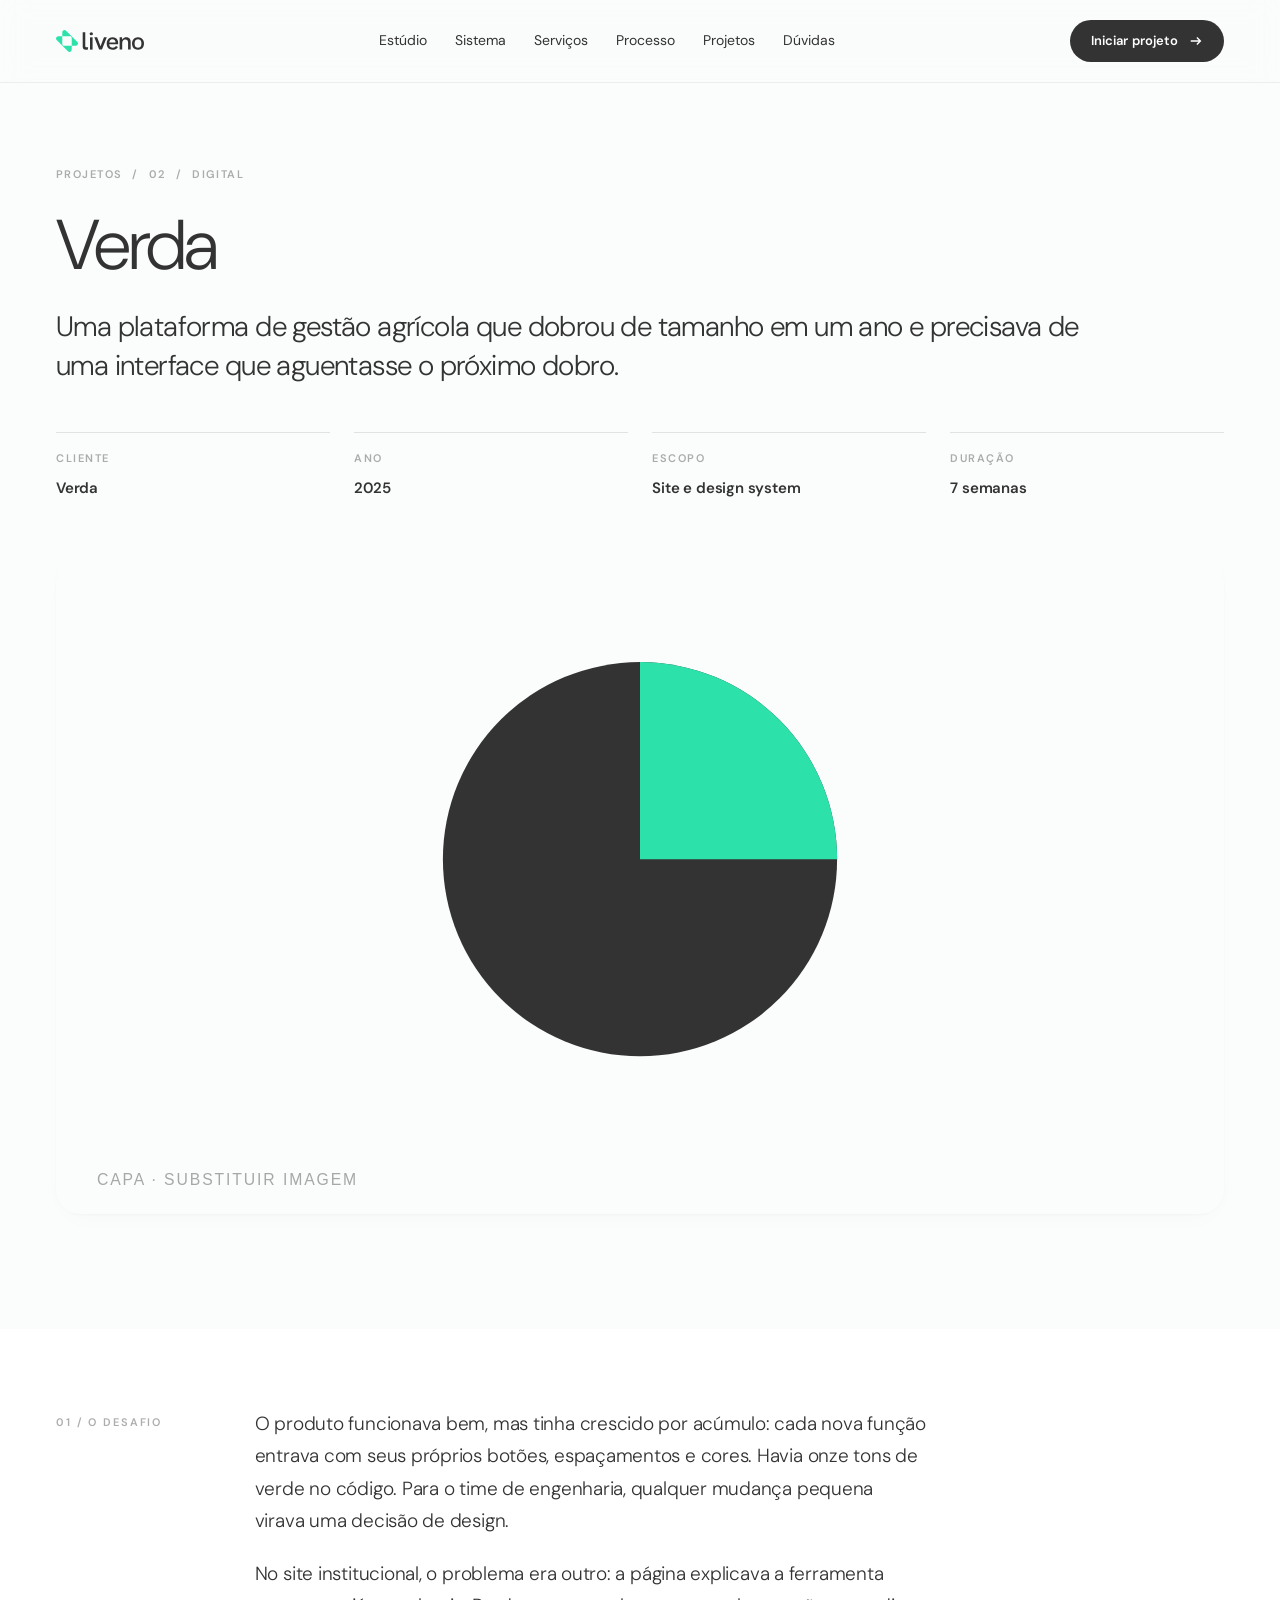
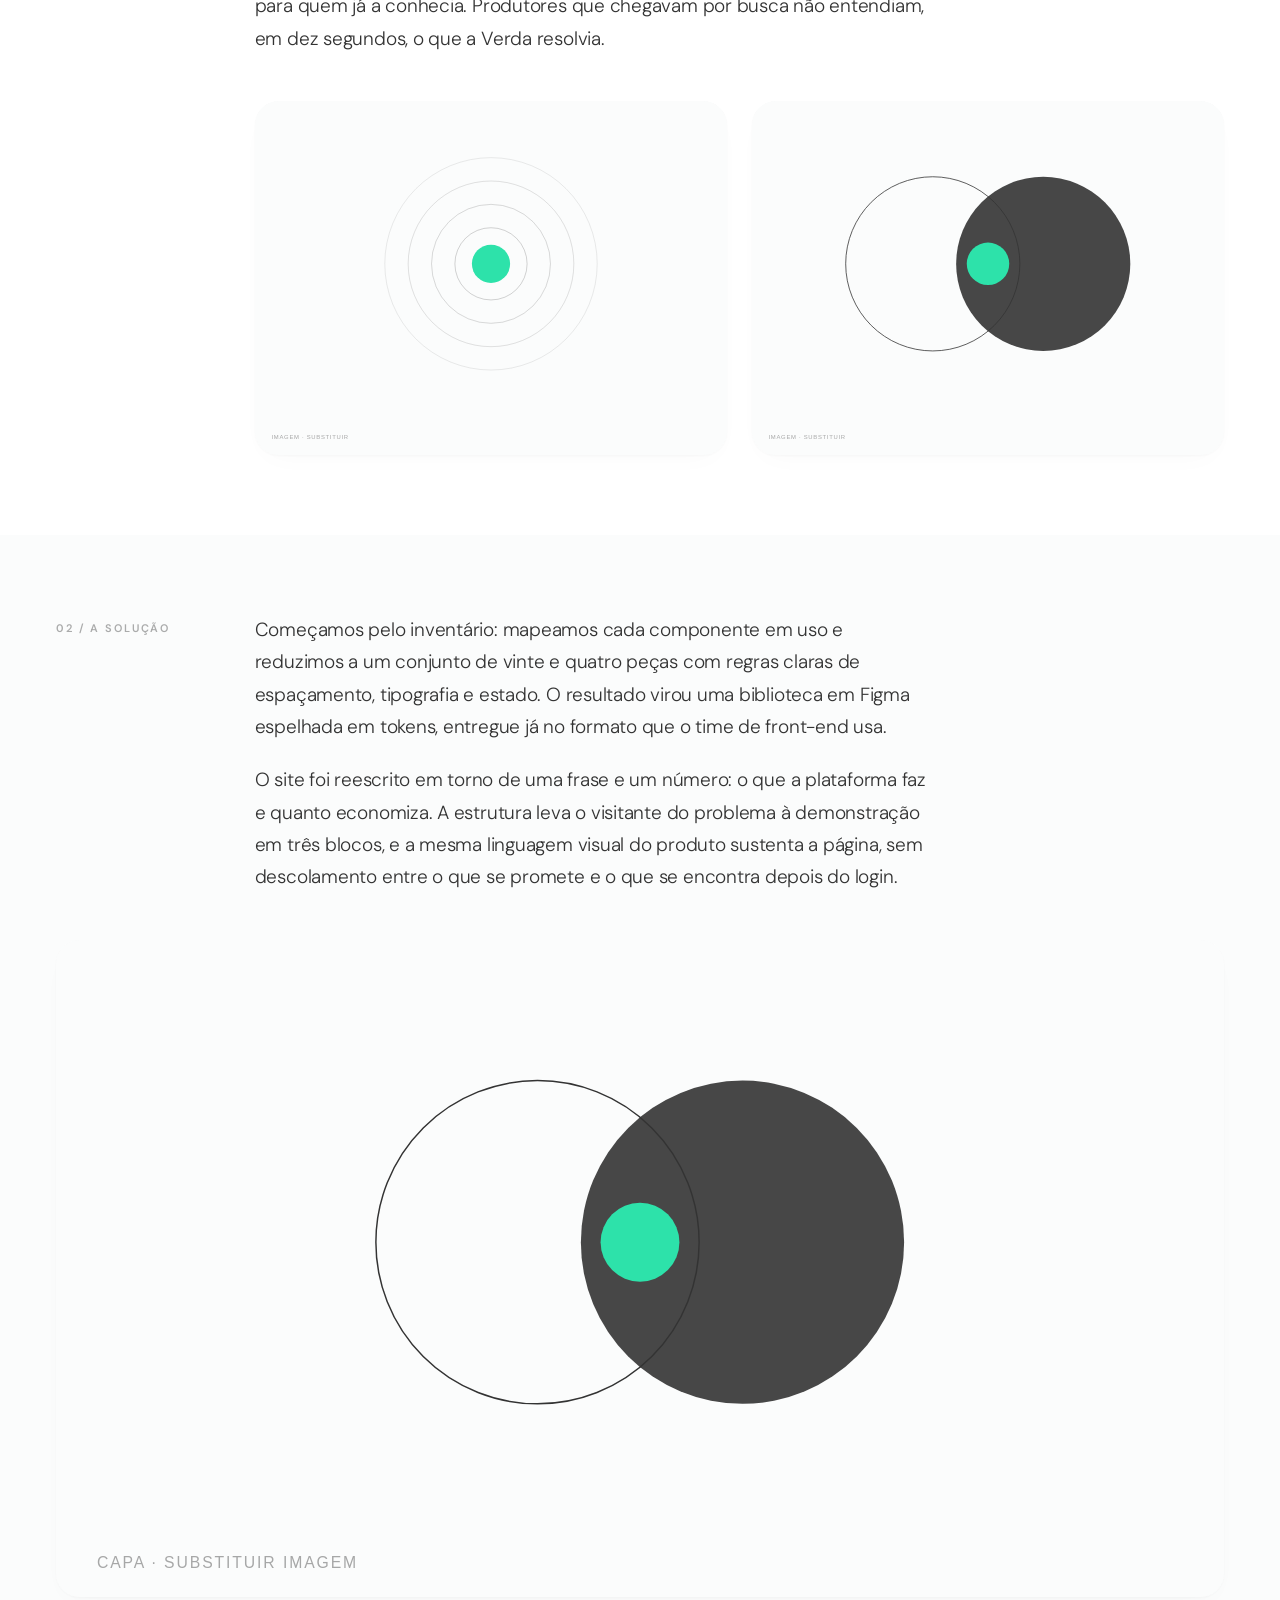
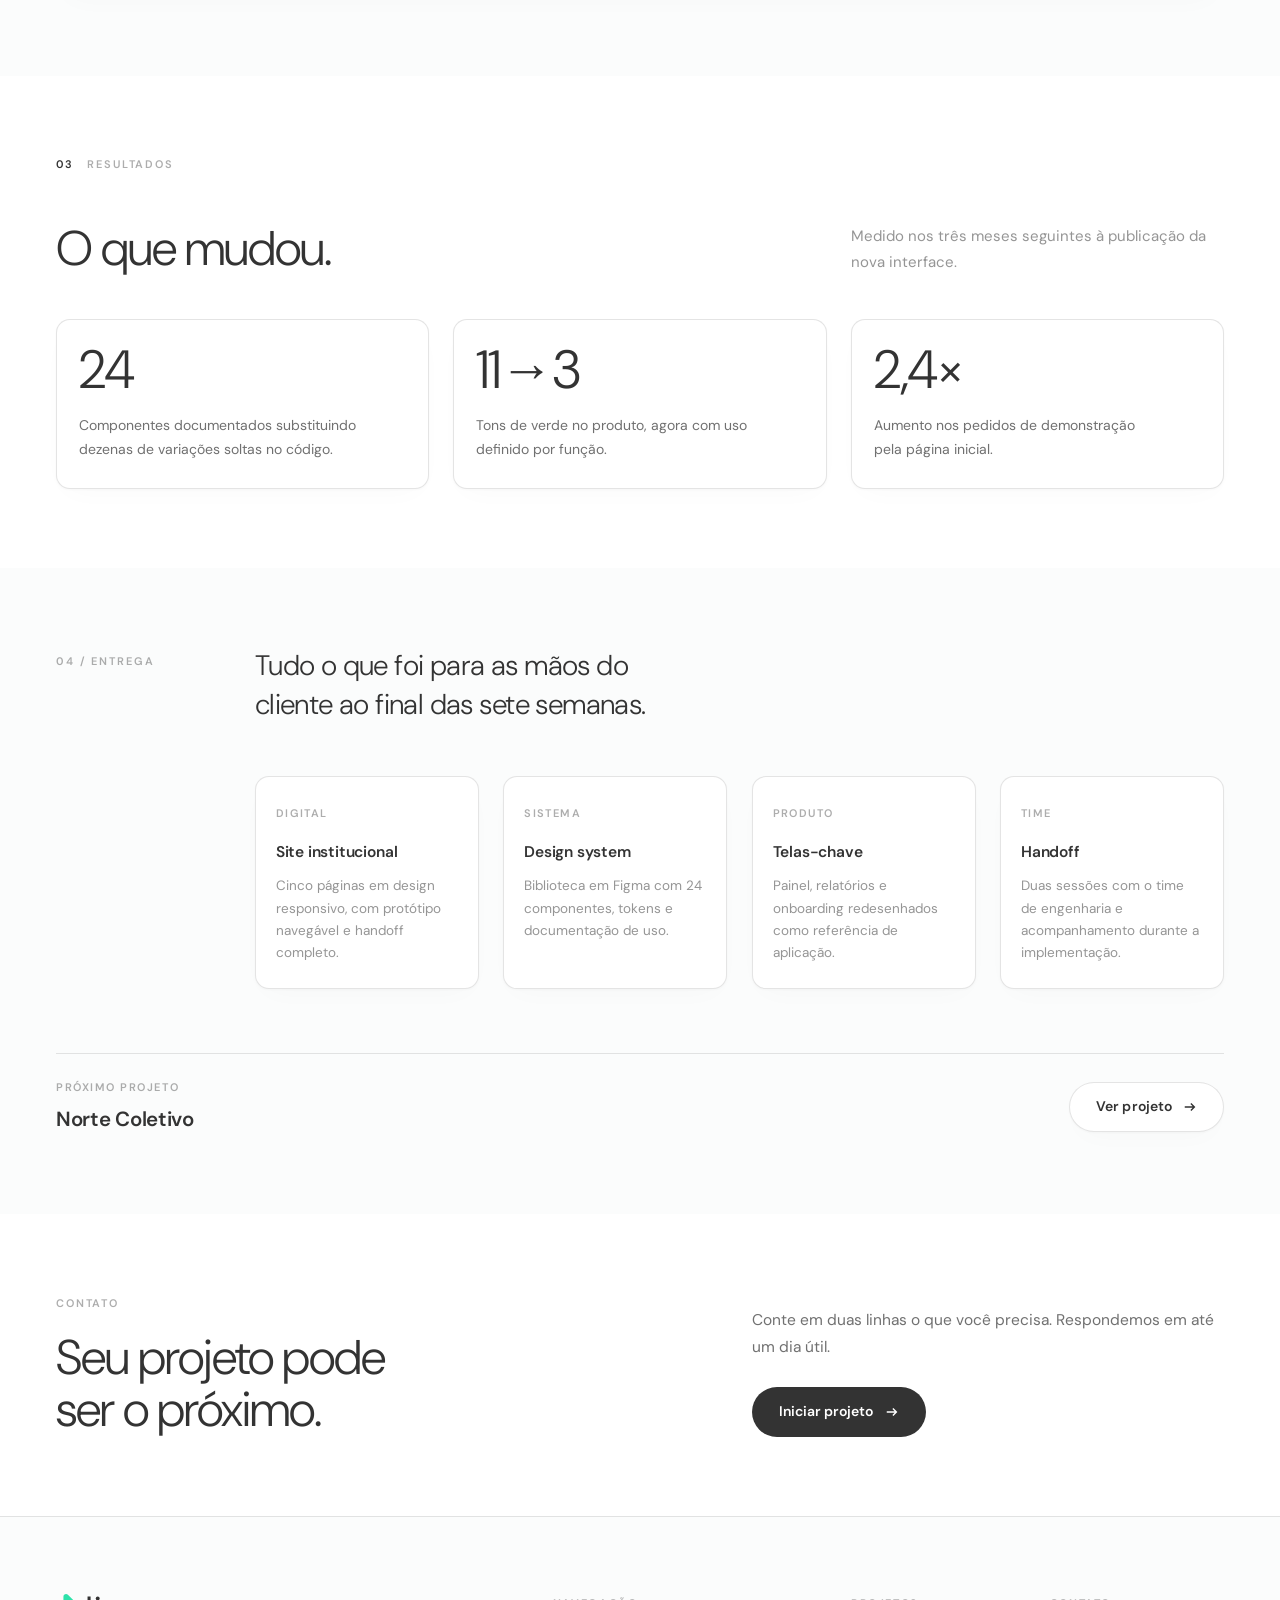
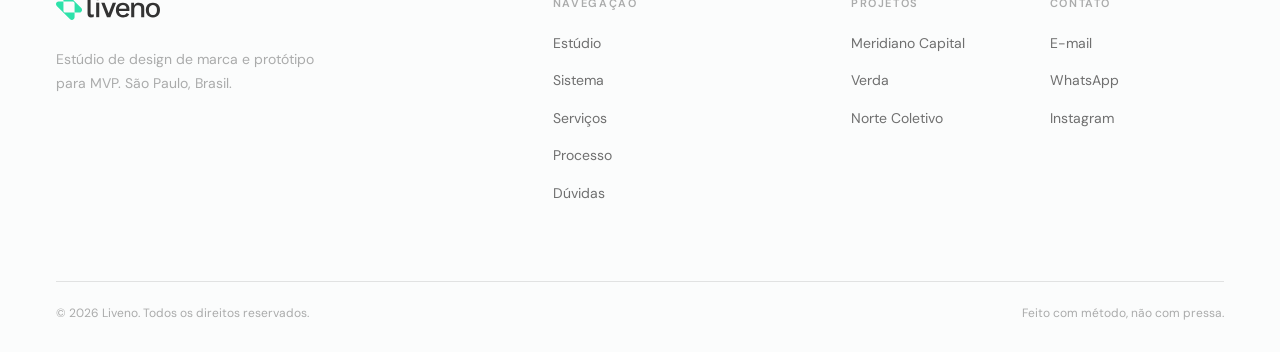
<file: projeto-02.html>
<!DOCTYPE html>
<html lang="pt-BR">
<head>
<meta charset="utf-8">
<meta name="viewport" content="width=device-width, initial-scale=1, viewport-fit=cover">
<title>Verda · Projeto 02 | Liveno</title>
<meta name="description" content="Site e design system para a Verda, plataforma de gestão agrícola. Projeto do Liveno.">
<meta name="theme-color" content="#fbfcfc">

<meta property="og:type" content="article">
<meta property="og:site_name" content="Liveno">
<meta property="og:title" content="Verda · Liveno">
<meta property="og:description" content="Site e design system para a Verda, plataforma de gestão agrícola. Projeto do Liveno.">
<meta property="og:image" content="assets/img/cover-02.svg">
<meta property="og:locale" content="pt_BR">

<link rel="icon" href="assets/img/favicon.svg" type="image/svg+xml">
<link rel="canonical" href="projeto-02.html">

<!-- DM Sans hospedada no próprio site: sem depender do Google Fonts -->
<link rel="preload" href="assets/fonts/dm-sans-var-latin.woff2" as="font" type="font/woff2" crossorigin>
<link rel="stylesheet" href="assets/css/fonts.css">
<link rel="stylesheet" href="assets/css/style.css">
<noscript><style>.reveal{opacity:1;transform:none}</style></noscript>
</head>
<body>

<!-- ====================== CABEÇALHO ====================== -->
<header class="header" id="header">
  <div class="shell header__bar">
    <a class="brand" href="index.html" aria-label="Liveno, página inicial">
      <img src="assets/img/logo.svg" alt="Liveno" width="88" height="22">
    </a>

    <nav class="nav" aria-label="Navegação principal">
      <a href="index.html#estudio">Estúdio</a>
      <a href="index.html#sistema">Sistema</a>
      <a href="index.html#servicos">Serviços</a>
      <a href="index.html#processo">Processo</a>
      <a href="index.html#projetos">Projetos</a>
      <a href="index.html#duvidas">Dúvidas</a>
    </nav>

    <div class="header__cta">
      <a class="btn btn--light btn--sm" href="index.html#contato">
        Iniciar projeto
        <svg viewBox="0 0 16 16" fill="none" aria-hidden="true"><path d="M2 8h11M9 4l4 4-4 4" stroke="currentColor" stroke-width="1.6"/></svg>
      </a>
      <button class="burger" id="burger" aria-label="Abrir menu" aria-expanded="false" aria-controls="drawer"><span></span></button>
    </div>
  </div>
</header>

<div class="drawer" id="drawer">
  <nav aria-label="Navegação mobile">
    <a class="drawer__link" href="index.html#estudio"><i>01</i>Estúdio</a>
    <a class="drawer__link" href="index.html#sistema"><i>02</i>Sistema</a>
    <a class="drawer__link" href="index.html#servicos"><i>03</i>Serviços</a>
    <a class="drawer__link" href="index.html#processo"><i>04</i>Processo</a>
    <a class="drawer__link" href="index.html#projetos"><i>05</i>Projetos</a>
    <a class="drawer__link" href="index.html#duvidas"><i>06</i>Dúvidas</a>
    <a class="drawer__link" href="index.html#contato"><i>07</i>Contato</a>
  </nav>
  <div class="drawer__foot">
    <span class="micro">São Paulo · Brasil</span>
    <a class="btn btn--solid btn--sm" href="index.html#contato">Iniciar projeto
      <svg viewBox="0 0 16 16" fill="none" aria-hidden="true"><path d="M2 8h11M9 4l4 4-4 4" stroke="currentColor" stroke-width="1.6"/></svg>
    </a>
  </div>
</div>

<main>

<!-- ====================== ABERTURA ====================== -->
<section class="p-hero s-cinza">
  <div class="shell">
    <p class="crumb reveal"><a href="index.html#projetos">Projetos</a> <span>/</span> <span>02</span> <span>/</span> <span>Digital</span></p>
    <h1 class="display reveal">Verda</h1>
    <p class="lead p-hero__sub reveal" data-d="1">Uma plataforma de gestão agrícola que dobrou de tamanho em um ano e precisava de uma interface que aguentasse o próximo dobro.</p>

    <div class="g12 meta reveal" data-d="2">
      <div><small>Cliente</small><p>Verda</p></div>
      <div><small>Ano</small><p>2025</p></div>
      <div><small>Escopo</small><p>Site e design system</p></div>
      <div><small>Duração</small><p>7 semanas</p></div>
    </div>
  </div>
</section>

<section class="s-cinza" style="padding-bottom:clamp(72px, 9vw, 132px)">
  <div class="shell">
    <!-- Troque por uma imagem real do projeto -->
    <img class="cover reveal" src="assets/img/cover-02.svg" alt="Verda, imagem de capa do projeto" width="1600" height="900">
  </div>
</section>

<!-- ====================== DESAFIO ====================== -->
<section class="section s-white">
  <div class="shell">
    <div class="g12 block">
      <div class="block__lb reveal"><span class="micro">01 / O desafio</span></div>
      <div class="block__tx prose reveal" data-d="1">
        <p>O produto funcionava bem, mas tinha crescido por acúmulo: cada nova função entrava com seus próprios botões, espaçamentos e cores. Havia onze tons de verde no código. Para o time de engenharia, qualquer mudança pequena virava uma decisão de design.</p><p>No site institucional, o problema era outro: a página explicava a ferramenta para quem já a conhecia. Produtores que chegavam por busca não entendiam, em dez segundos, o que a Verda resolvia.</p>
      </div>
    </div>

    <div class="g12 gallery reveal">
      <img src="assets/img/gal-d.svg" alt="Verda, estudo visual" loading="lazy" width="1200" height="900">
      <img src="assets/img/gal-c.svg" alt="Verda, aplicação da marca" loading="lazy" width="1200" height="900">
    </div>
  </div>
</section>

<!-- ====================== SOLUÇÃO ====================== -->
<section class="section s-cinza">
  <div class="shell">
    <div class="g12 block">
      <div class="block__lb reveal"><span class="micro">02 / A solução</span></div>
      <div class="block__tx prose reveal" data-d="1">
        <p>Começamos pelo inventário: mapeamos cada componente em uso e reduzimos a um conjunto de vinte e quatro peças com regras claras de espaçamento, tipografia e estado. O resultado virou uma biblioteca em Figma espelhada em tokens, entregue já no formato que o time de front-end usa.</p><p>O site foi reescrito em torno de uma frase e um número: o que a plataforma faz e quanto economiza. A estrutura leva o visitante do problema à demonstração em três blocos, e a mesma linguagem visual do produto sustenta a página, sem descolamento entre o que se promete e o que se encontra depois do login.</p>
      </div>
    </div>

    <div class="g12 gallery gallery--full reveal">
      <img src="assets/img/cover-03.svg" alt="Verda, sistema visual aplicado" loading="lazy" width="1600" height="900">
    </div>
  </div>
</section>

<!-- ====================== RESULTADOS ====================== -->
<section class="section s-white">
  <div class="shell">
    <div class="g12 sec-head">
      <div class="sec-head__id reveal"><b>03</b><span class="micro">Resultados</span></div>
      <div class="sec-head__t reveal" data-d="1"><h2 class="h2">O que mudou.</h2></div>
      <div class="sec-head__x reveal" data-d="2"><p>Medido nos três meses seguintes à publicação da nova interface.</p></div>
    </div>

    <div class="g12 results">
      <div class="reveal"><strong>24</strong><p>Componentes documentados substituindo dezenas de variações soltas no código.</p></div>
      <div class="reveal" data-d="1"><strong>11→3</strong><p>Tons de verde no produto, agora com uso definido por função.</p></div>
      <div class="reveal" data-d="2"><strong>2,4×</strong><p>Aumento nos pedidos de demonstração pela página inicial.</p></div>
    </div>
  </div>
</section>

<!-- ====================== ENTREGA ====================== -->
<section class="section s-cinza">
  <div class="shell">
    <div class="g12 block">
      <div class="block__lb reveal"><span class="micro">04 / Entrega</span></div>
      <div class="block__full reveal" data-d="1">
        <p class="lead" style="max-width:24ch">Tudo o que foi para as mãos do cliente ao final das sete semanas.</p>
        <div class="g12 deliver" style="margin-top:clamp(36px, 4vw, 52px)">
          <div><span>DIGITAL</span><h4>Site institucional</h4><p>Cinco páginas em design responsivo, com protótipo navegável e handoff completo.</p></div>
          <div><span>SISTEMA</span><h4>Design system</h4><p>Biblioteca em Figma com 24 componentes, tokens e documentação de uso.</p></div>
          <div><span>PRODUTO</span><h4>Telas-chave</h4><p>Painel, relatórios e onboarding redesenhados como referência de aplicação.</p></div>
          <div><span>TIME</span><h4>Handoff</h4><p>Duas sessões com o time de engenharia e acompanhamento durante a implementação.</p></div>
        </div>
      </div>
    </div>

    <div class="next">
      <div>
        <small>Próximo projeto</small>
        <a class="h3" href="projeto-03.html">Norte Coletivo</a>
      </div>
      <a class="btn btn--ghost" href="projeto-03.html">Ver projeto
        <svg viewBox="0 0 16 16" fill="none" aria-hidden="true"><path d="M2 8h11M9 4l4 4-4 4" stroke="currentColor" stroke-width="1.6"/></svg>
      </a>
    </div>
  </div>
</section>

<!-- ====================== CHAMADA DE CONTATO ====================== -->
<section class="section s-white">
  <div class="shell g12">
    <div class="cta-band__t">
      <p class="micro reveal">Contato</p>
      <h2 class="h2 reveal" data-d="1" style="margin-top:20px; max-width:13ch">Seu projeto pode ser o próximo.</h2>
    </div>
    <div class="cta-band__x reveal" data-d="2">
      <p class="body" style="margin-bottom:26px">Conte em duas linhas o que você precisa. Respondemos em até um dia útil.</p>
      <a class="btn btn--light" href="index.html#contato">Iniciar projeto
        <svg viewBox="0 0 16 16" fill="none" aria-hidden="true"><path d="M2 8h11M9 4l4 4-4 4" stroke="currentColor" stroke-width="1.6"/></svg>
      </a>
    </div>
  </div>
</section>

</main>

<!-- ====================== RODAPÉ ====================== -->
<footer class="footer">
  <div class="shell">
    <div class="g12">
      <div class="footer__brand">
        <a class="brand" href="index.html" aria-label="Liveno, página inicial">
          <img src="assets/img/logo.svg" alt="Liveno" width="88" height="22">
        </a>
        <p>Estúdio de design de marca e protótipo para MVP. São Paulo, Brasil.</p>
      </div>

      <div class="footer__col">
        <h5>Navegação</h5>
        <ul>
          <li><a href="index.html#estudio">Estúdio</a></li>
          <li><a href="index.html#sistema">Sistema</a></li>
          <li><a href="index.html#servicos">Serviços</a></li>
          <li><a href="index.html#processo">Processo</a></li>
          <li><a href="index.html#duvidas">Dúvidas</a></li>
        </ul>
      </div>

      <div class="footer__col">
        <h5>Projetos</h5>
        <ul>
          <li><a href="projeto-01.html">Meridiano Capital</a></li>
          <li><a href="projeto-02.html">Verda</a></li>
          <li><a href="projeto-03.html">Norte Coletivo</a></li>
        </ul>
      </div>

      <div class="footer__col">
        <h5>Contato</h5>
        <ul>
          <li><a href="mailto:contato@liveno.com.br">E-mail</a></li>
          <li><a href="https://wa.me/5511999999999" target="_blank" rel="noopener">WhatsApp</a></li>
          <li><a href="https://instagram.com/liveno.studio" target="_blank" rel="noopener">Instagram</a></li>
        </ul>
      </div>
    </div>

    <div class="footer__bot">
      <span>&copy; <span id="ano">2026</span> Liveno. Todos os direitos reservados.</span>
      <span>Feito com método, não com pressa.</span>
    </div>
  </div>
</footer>

<script src="assets/js/main.js" defer></script>
</body>
</html>
</file>
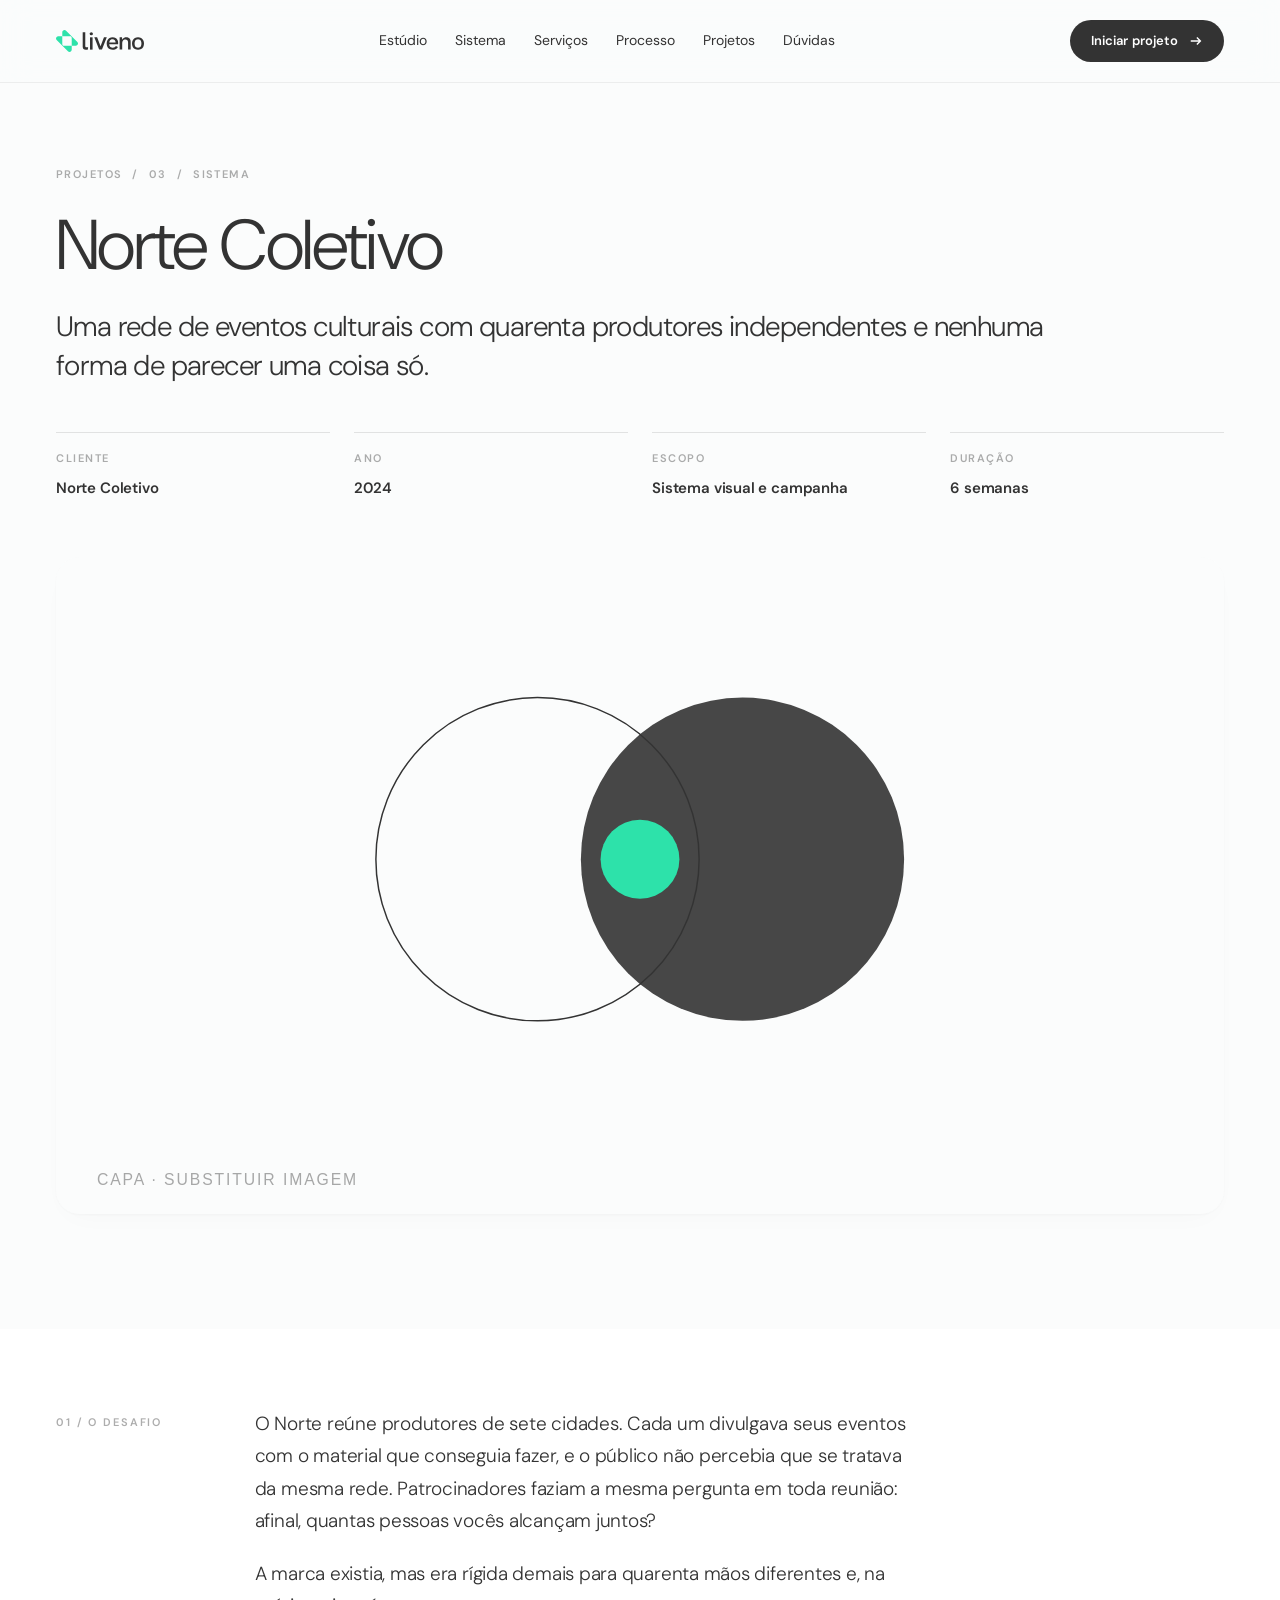
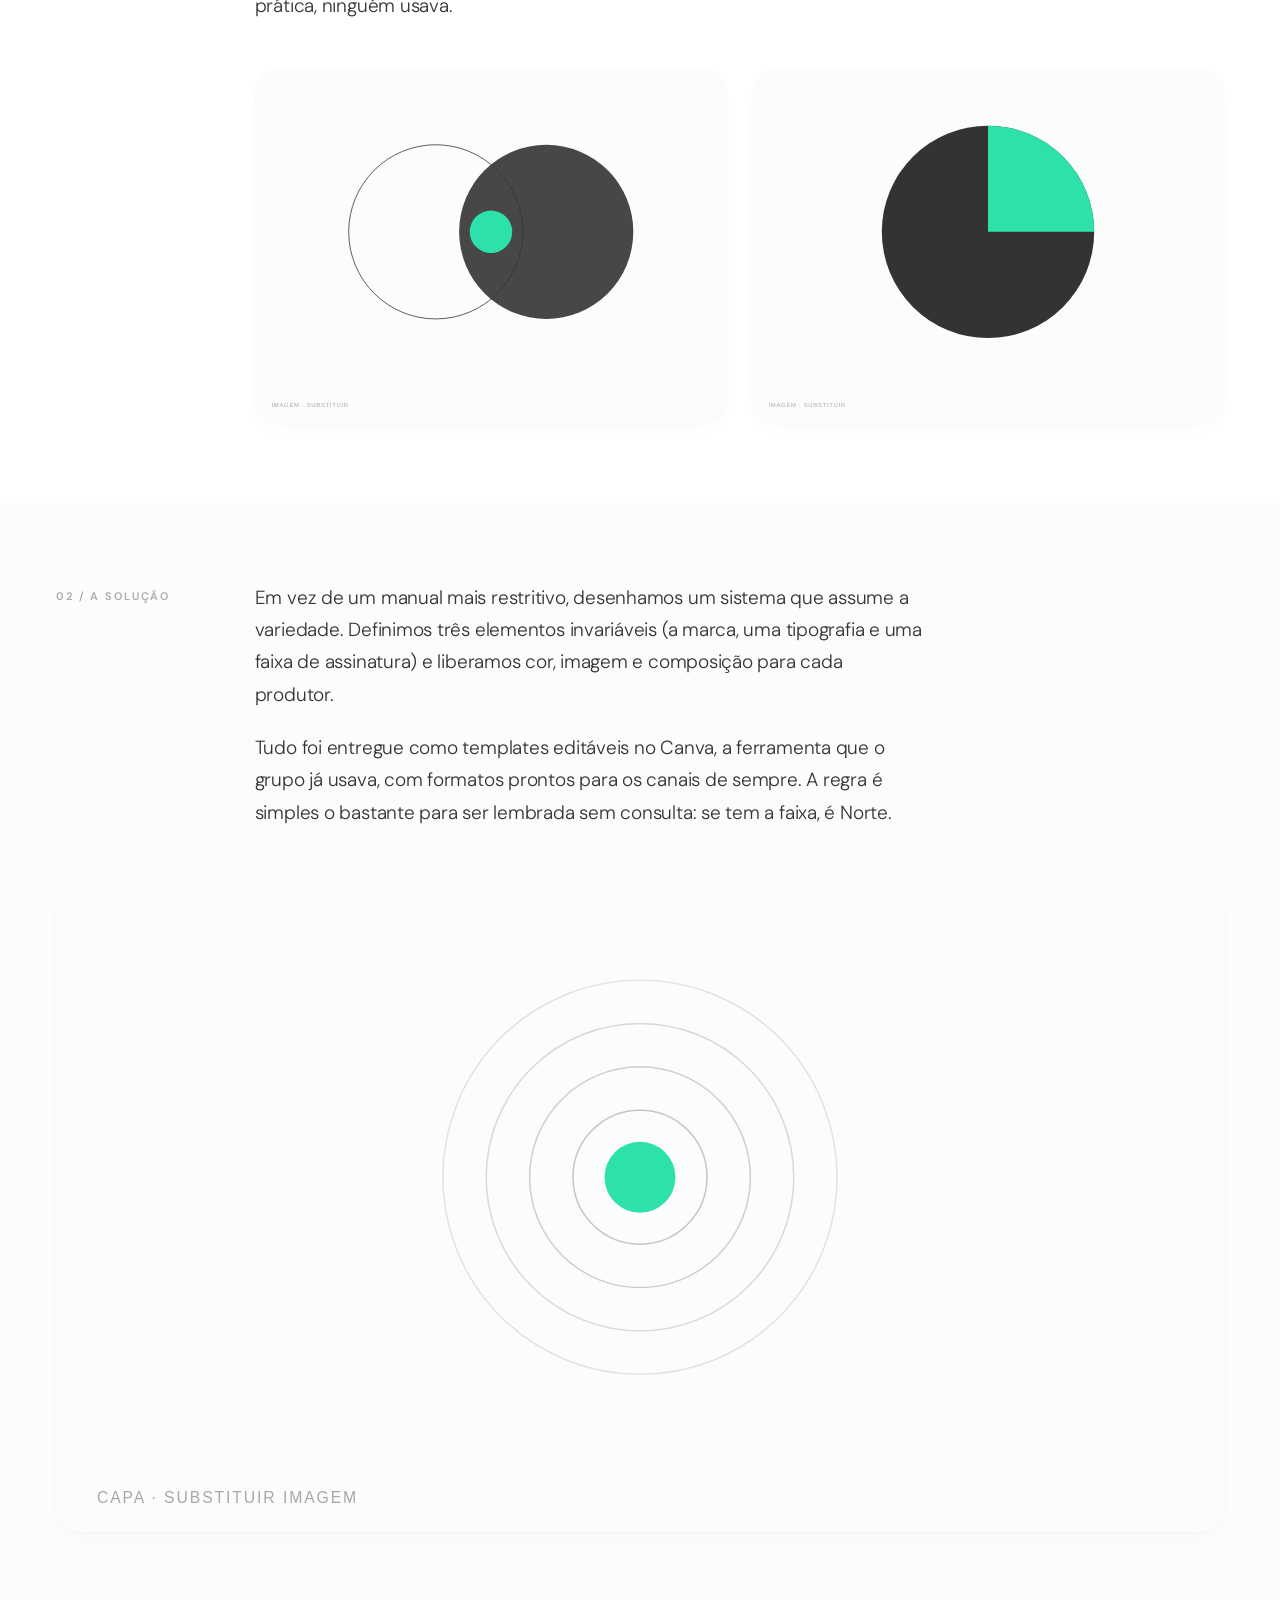
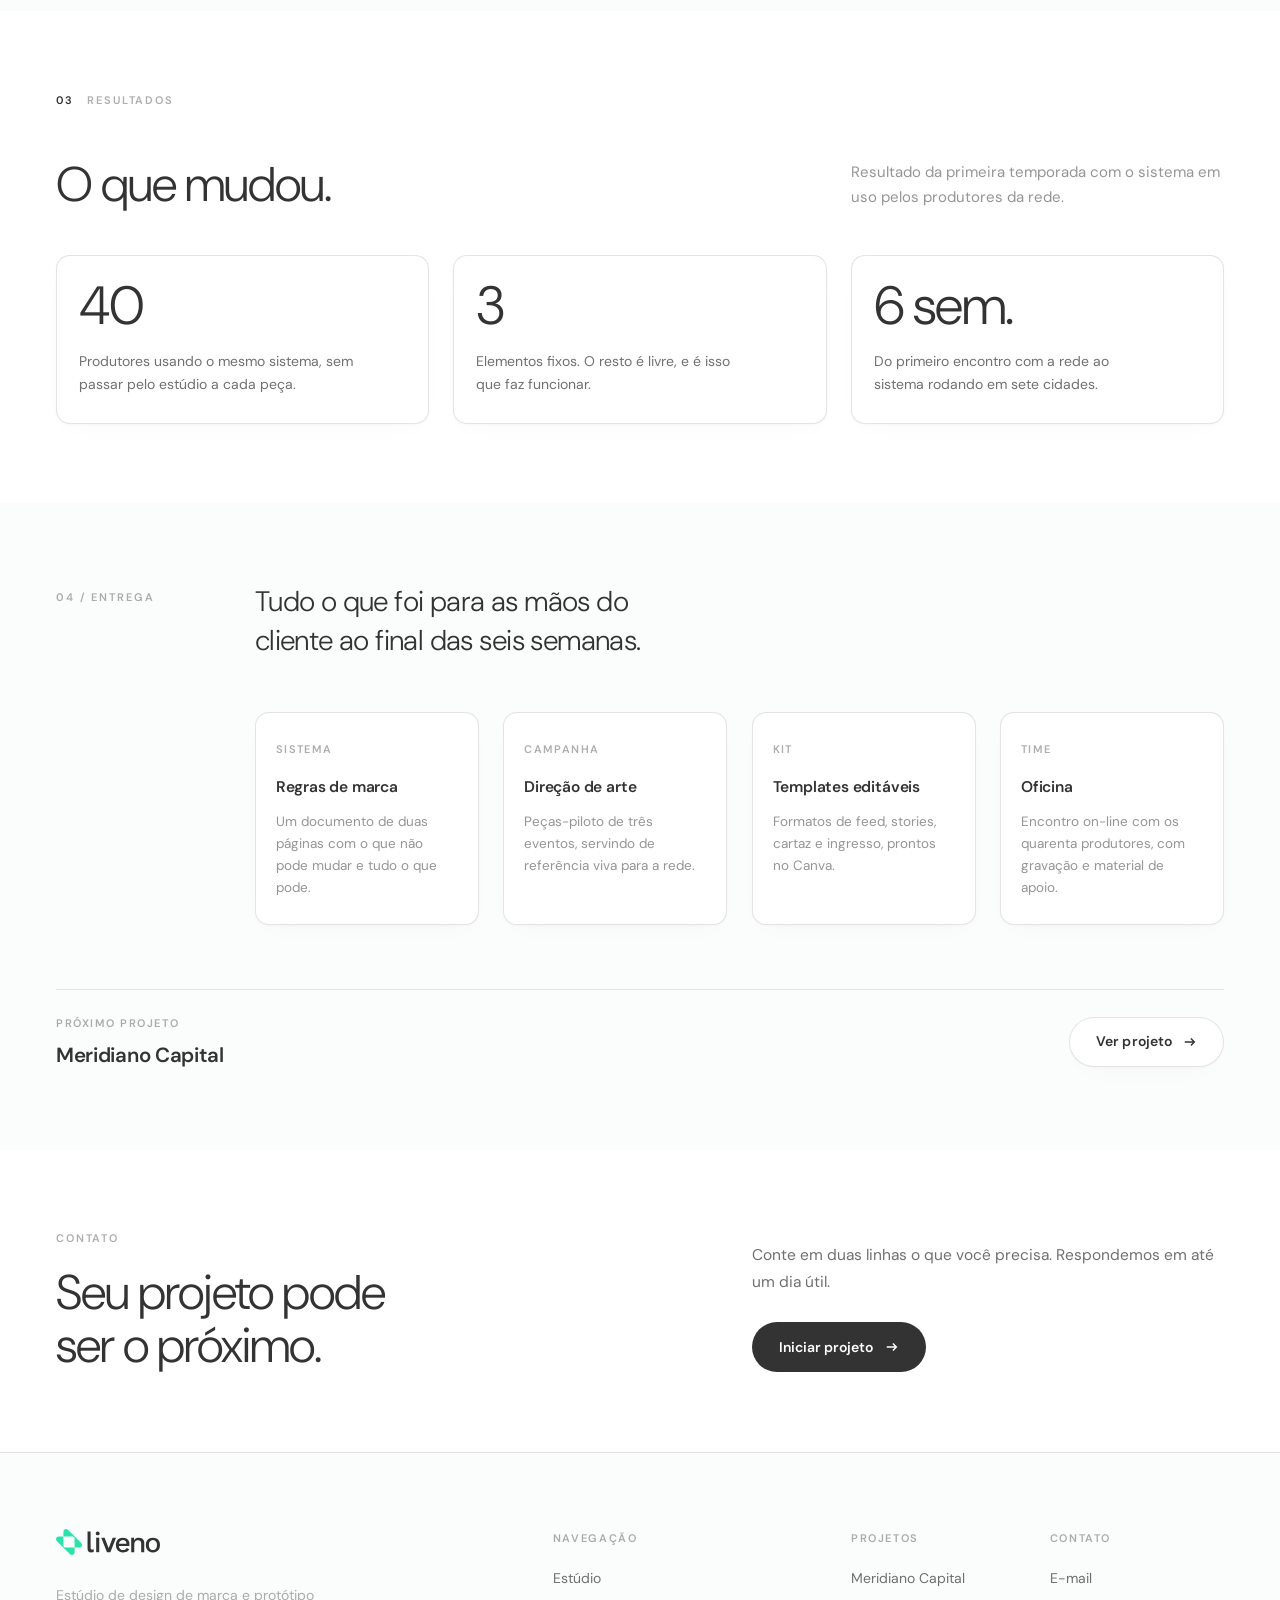
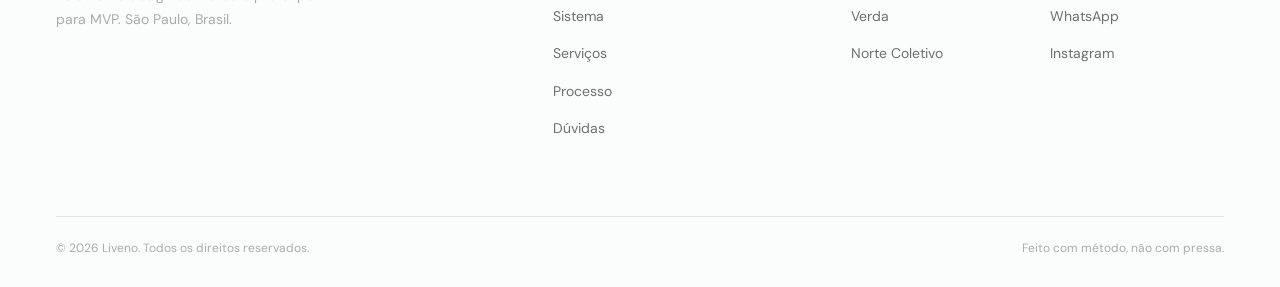
<file: projeto-03.html>
<!DOCTYPE html>
<html lang="pt-BR">
<head>
<meta charset="utf-8">
<meta name="viewport" content="width=device-width, initial-scale=1, viewport-fit=cover">
<title>Norte Coletivo · Projeto 03 | Liveno</title>
<meta name="description" content="Sistema visual e kit de campanha para o Norte Coletivo, rede de eventos culturais. Projeto do Liveno.">
<meta name="theme-color" content="#fbfcfc">

<meta property="og:type" content="article">
<meta property="og:site_name" content="Liveno">
<meta property="og:title" content="Norte Coletivo · Liveno">
<meta property="og:description" content="Sistema visual e kit de campanha para o Norte Coletivo, rede de eventos culturais. Projeto do Liveno.">
<meta property="og:image" content="assets/img/cover-03.svg">
<meta property="og:locale" content="pt_BR">

<link rel="icon" href="assets/img/favicon.svg" type="image/svg+xml">
<link rel="canonical" href="projeto-03.html">

<!-- DM Sans hospedada no próprio site: sem depender do Google Fonts -->
<link rel="preload" href="assets/fonts/dm-sans-var-latin.woff2" as="font" type="font/woff2" crossorigin>
<link rel="stylesheet" href="assets/css/fonts.css">
<link rel="stylesheet" href="assets/css/style.css">
<noscript><style>.reveal{opacity:1;transform:none}</style></noscript>
</head>
<body>

<!-- ====================== CABEÇALHO ====================== -->
<header class="header" id="header">
  <div class="shell header__bar">
    <a class="brand" href="index.html" aria-label="Liveno, página inicial">
      <img src="assets/img/logo.svg" alt="Liveno" width="88" height="22">
    </a>

    <nav class="nav" aria-label="Navegação principal">
      <a href="index.html#estudio">Estúdio</a>
      <a href="index.html#sistema">Sistema</a>
      <a href="index.html#servicos">Serviços</a>
      <a href="index.html#processo">Processo</a>
      <a href="index.html#projetos">Projetos</a>
      <a href="index.html#duvidas">Dúvidas</a>
    </nav>

    <div class="header__cta">
      <a class="btn btn--light btn--sm" href="index.html#contato">
        Iniciar projeto
        <svg viewBox="0 0 16 16" fill="none" aria-hidden="true"><path d="M2 8h11M9 4l4 4-4 4" stroke="currentColor" stroke-width="1.6"/></svg>
      </a>
      <button class="burger" id="burger" aria-label="Abrir menu" aria-expanded="false" aria-controls="drawer"><span></span></button>
    </div>
  </div>
</header>

<div class="drawer" id="drawer">
  <nav aria-label="Navegação mobile">
    <a class="drawer__link" href="index.html#estudio"><i>01</i>Estúdio</a>
    <a class="drawer__link" href="index.html#sistema"><i>02</i>Sistema</a>
    <a class="drawer__link" href="index.html#servicos"><i>03</i>Serviços</a>
    <a class="drawer__link" href="index.html#processo"><i>04</i>Processo</a>
    <a class="drawer__link" href="index.html#projetos"><i>05</i>Projetos</a>
    <a class="drawer__link" href="index.html#duvidas"><i>06</i>Dúvidas</a>
    <a class="drawer__link" href="index.html#contato"><i>07</i>Contato</a>
  </nav>
  <div class="drawer__foot">
    <span class="micro">São Paulo · Brasil</span>
    <a class="btn btn--solid btn--sm" href="index.html#contato">Iniciar projeto
      <svg viewBox="0 0 16 16" fill="none" aria-hidden="true"><path d="M2 8h11M9 4l4 4-4 4" stroke="currentColor" stroke-width="1.6"/></svg>
    </a>
  </div>
</div>

<main>

<!-- ====================== ABERTURA ====================== -->
<section class="p-hero s-cinza">
  <div class="shell">
    <p class="crumb reveal"><a href="index.html#projetos">Projetos</a> <span>/</span> <span>03</span> <span>/</span> <span>Sistema</span></p>
    <h1 class="display reveal">Norte Coletivo</h1>
    <p class="lead p-hero__sub reveal" data-d="1">Uma rede de eventos culturais com quarenta produtores independentes e nenhuma forma de parecer uma coisa só.</p>

    <div class="g12 meta reveal" data-d="2">
      <div><small>Cliente</small><p>Norte Coletivo</p></div>
      <div><small>Ano</small><p>2024</p></div>
      <div><small>Escopo</small><p>Sistema visual e campanha</p></div>
      <div><small>Duração</small><p>6 semanas</p></div>
    </div>
  </div>
</section>

<section class="s-cinza" style="padding-bottom:clamp(72px, 9vw, 132px)">
  <div class="shell">
    <!-- Troque por uma imagem real do projeto -->
    <img class="cover reveal" src="assets/img/cover-03.svg" alt="Norte Coletivo, imagem de capa do projeto" width="1600" height="900">
  </div>
</section>

<!-- ====================== DESAFIO ====================== -->
<section class="section s-white">
  <div class="shell">
    <div class="g12 block">
      <div class="block__lb reveal"><span class="micro">01 / O desafio</span></div>
      <div class="block__tx prose reveal" data-d="1">
        <p>O Norte reúne produtores de sete cidades. Cada um divulgava seus eventos com o material que conseguia fazer, e o público não percebia que se tratava da mesma rede. Patrocinadores faziam a mesma pergunta em toda reunião: afinal, quantas pessoas vocês alcançam juntos?</p><p>A marca existia, mas era rígida demais para quarenta mãos diferentes e, na prática, ninguém usava.</p>
      </div>
    </div>

    <div class="g12 gallery reveal">
      <img src="assets/img/gal-c.svg" alt="Norte Coletivo, estudo visual" loading="lazy" width="1200" height="900">
      <img src="assets/img/gal-a.svg" alt="Norte Coletivo, aplicação da marca" loading="lazy" width="1200" height="900">
    </div>
  </div>
</section>

<!-- ====================== SOLUÇÃO ====================== -->
<section class="section s-cinza">
  <div class="shell">
    <div class="g12 block">
      <div class="block__lb reveal"><span class="micro">02 / A solução</span></div>
      <div class="block__tx prose reveal" data-d="1">
        <p>Em vez de um manual mais restritivo, desenhamos um sistema que assume a variedade. Definimos três elementos invariáveis (a marca, uma tipografia e uma faixa de assinatura) e liberamos cor, imagem e composição para cada produtor.</p><p>Tudo foi entregue como templates editáveis no Canva, a ferramenta que o grupo já usava, com formatos prontos para os canais de sempre. A regra é simples o bastante para ser lembrada sem consulta: se tem a faixa, é Norte.</p>
      </div>
    </div>

    <div class="g12 gallery gallery--full reveal">
      <img src="assets/img/cover-01.svg" alt="Norte Coletivo, sistema visual aplicado" loading="lazy" width="1600" height="900">
    </div>
  </div>
</section>

<!-- ====================== RESULTADOS ====================== -->
<section class="section s-white">
  <div class="shell">
    <div class="g12 sec-head">
      <div class="sec-head__id reveal"><b>03</b><span class="micro">Resultados</span></div>
      <div class="sec-head__t reveal" data-d="1"><h2 class="h2">O que mudou.</h2></div>
      <div class="sec-head__x reveal" data-d="2"><p>Resultado da primeira temporada com o sistema em uso pelos produtores da rede.</p></div>
    </div>

    <div class="g12 results">
      <div class="reveal"><strong>40</strong><p>Produtores usando o mesmo sistema, sem passar pelo estúdio a cada peça.</p></div>
      <div class="reveal" data-d="1"><strong>3</strong><p>Elementos fixos. O resto é livre, e é isso que faz funcionar.</p></div>
      <div class="reveal" data-d="2"><strong>6 sem.</strong><p>Do primeiro encontro com a rede ao sistema rodando em sete cidades.</p></div>
    </div>
  </div>
</section>

<!-- ====================== ENTREGA ====================== -->
<section class="section s-cinza">
  <div class="shell">
    <div class="g12 block">
      <div class="block__lb reveal"><span class="micro">04 / Entrega</span></div>
      <div class="block__full reveal" data-d="1">
        <p class="lead" style="max-width:24ch">Tudo o que foi para as mãos do cliente ao final das seis semanas.</p>
        <div class="g12 deliver" style="margin-top:clamp(36px, 4vw, 52px)">
          <div><span>SISTEMA</span><h4>Regras de marca</h4><p>Um documento de duas páginas com o que não pode mudar e tudo o que pode.</p></div>
          <div><span>CAMPANHA</span><h4>Direção de arte</h4><p>Peças-piloto de três eventos, servindo de referência viva para a rede.</p></div>
          <div><span>KIT</span><h4>Templates editáveis</h4><p>Formatos de feed, stories, cartaz e ingresso, prontos no Canva.</p></div>
          <div><span>TIME</span><h4>Oficina</h4><p>Encontro on-line com os quarenta produtores, com gravação e material de apoio.</p></div>
        </div>
      </div>
    </div>

    <div class="next">
      <div>
        <small>Próximo projeto</small>
        <a class="h3" href="projeto-01.html">Meridiano Capital</a>
      </div>
      <a class="btn btn--ghost" href="projeto-01.html">Ver projeto
        <svg viewBox="0 0 16 16" fill="none" aria-hidden="true"><path d="M2 8h11M9 4l4 4-4 4" stroke="currentColor" stroke-width="1.6"/></svg>
      </a>
    </div>
  </div>
</section>

<!-- ====================== CHAMADA DE CONTATO ====================== -->
<section class="section s-white">
  <div class="shell g12">
    <div class="cta-band__t">
      <p class="micro reveal">Contato</p>
      <h2 class="h2 reveal" data-d="1" style="margin-top:20px; max-width:13ch">Seu projeto pode ser o próximo.</h2>
    </div>
    <div class="cta-band__x reveal" data-d="2">
      <p class="body" style="margin-bottom:26px">Conte em duas linhas o que você precisa. Respondemos em até um dia útil.</p>
      <a class="btn btn--light" href="index.html#contato">Iniciar projeto
        <svg viewBox="0 0 16 16" fill="none" aria-hidden="true"><path d="M2 8h11M9 4l4 4-4 4" stroke="currentColor" stroke-width="1.6"/></svg>
      </a>
    </div>
  </div>
</section>

</main>

<!-- ====================== RODAPÉ ====================== -->
<footer class="footer">
  <div class="shell">
    <div class="g12">
      <div class="footer__brand">
        <a class="brand" href="index.html" aria-label="Liveno, página inicial">
          <img src="assets/img/logo.svg" alt="Liveno" width="88" height="22">
        </a>
        <p>Estúdio de design de marca e protótipo para MVP. São Paulo, Brasil.</p>
      </div>

      <div class="footer__col">
        <h5>Navegação</h5>
        <ul>
          <li><a href="index.html#estudio">Estúdio</a></li>
          <li><a href="index.html#sistema">Sistema</a></li>
          <li><a href="index.html#servicos">Serviços</a></li>
          <li><a href="index.html#processo">Processo</a></li>
          <li><a href="index.html#duvidas">Dúvidas</a></li>
        </ul>
      </div>

      <div class="footer__col">
        <h5>Projetos</h5>
        <ul>
          <li><a href="projeto-01.html">Meridiano Capital</a></li>
          <li><a href="projeto-02.html">Verda</a></li>
          <li><a href="projeto-03.html">Norte Coletivo</a></li>
        </ul>
      </div>

      <div class="footer__col">
        <h5>Contato</h5>
        <ul>
          <li><a href="mailto:contato@liveno.com.br">E-mail</a></li>
          <li><a href="https://wa.me/5511999999999" target="_blank" rel="noopener">WhatsApp</a></li>
          <li><a href="https://instagram.com/liveno.studio" target="_blank" rel="noopener">Instagram</a></li>
        </ul>
      </div>
    </div>

    <div class="footer__bot">
      <span>&copy; <span id="ano">2026</span> Liveno. Todos os direitos reservados.</span>
      <span>Feito com método, não com pressa.</span>
    </div>
  </div>
</footer>

<script src="assets/js/main.js" defer></script>
</body>
</html>
</file>
<file: assets/css/fonts.css>
/* =========================================================
   LIVENO — DM Sans hospedada no próprio servidor
   Arquivo variável (pesos 300 a 700 num único download, mais
   o eixo óptico), subconjuntos latin e latin-ext, que cobrem
   o português inteiro.
   Fonte: Google Fonts · SIL Open Font License 1.1
   ========================================================= */

/* latin-ext */
@font-face{
  font-family:'DM Sans';
  font-style:normal;
  font-weight:300 700;
  font-display:swap;
  src:url(../fonts/dm-sans-var-latin-ext.woff2) format('woff2');
  unicode-range:U+0100-02BA,U+02BD-02C5,U+02C7-02CC,U+02CE-02D7,U+02DD-02FF,U+0304,U+0308,U+0329,U+1D00-1DBF,U+1E00-1E9F,U+1EF2-1EFF,U+2020,U+20A0-20AB,U+20AD-20C0,U+2113,U+2C60-2C7F,U+A720-A7FF;
}
/* latin */
@font-face{
  font-family:'DM Sans';
  font-style:normal;
  font-weight:300 700;
  font-display:swap;
  src:url(../fonts/dm-sans-var-latin.woff2) format('woff2');
  unicode-range:U+0000-00FF,U+0131,U+0152-0153,U+02BB-02BC,U+02C6,U+02DA,U+02DC,U+0304,U+0308,U+0329,U+2000-206F,U+20AC,U+2122,U+2191,U+2193,U+2212,U+2215,U+FEFF,U+FFFD;
}
</file>
<file: assets/css/style.css>
/* =========================================================
   LIVENO
   Sistema visual: grade de 12 colunas, tipografia DM Sans e
   uma base preto e branco. A única cor é um verde-menta, e
   ele nunca é texto: só preenchimento, sempre com preto por
   cima. O logo é arredondado, e o raio do resto acompanha.
   ========================================================= */

/* ---------- 1. Tokens ---------- */
:root{
  /* Preto, branco e um cinza quase branco. O cinza é o chão da página e
     o branco puro é a superfície elevada; a diferença entre os dois,
     junto da borda, é o que separa cartão de fundo.                    */
  --ink:          #333333;   /* preto da marca: texto, réguas, botões */
  --preto:        #1f1f1f;   /* só o :hover do que já é preto */
  --cinza:        #fbfcfc;   /* chão da página */
  --white:        #ffffff;   /* cartões, campos, mídia */

  --ink-70:       rgba(51, 51, 51, .70);
  --ink-50:       rgba(51, 51, 51, .52);
  --ink-35:       rgba(51, 51, 51, .40);
  --line:         rgba(51, 51, 51, .13);
  --line-soft:    rgba(51, 51, 51, .07);
  --tinta-7:      rgba(51, 51, 51, .06);

  /* O verde da marca. Ele tem 1,67:1 contra o branco, ou seja, como cor
     de texto é ilegível. Por isso entra sempre como preenchimento, com
     o preto por cima (7,56:1), e em pouquíssimos lugares.              */
  --verde:        #2de2aa;
  --verde-fundo:  rgba(45, 226, 170, .16);   /* lavagem, quando é só clima */

  /* O logo é arredondado, então o raio faz parte do sistema. */
  --r-lg:         24px;   /* blocos de mídia e cartões grandes */
  --r-md:         14px;   /* cartões, campos, quadros pequenos */
  --r-sm:         8px;
  --r-pill:       999px;  /* botões, selos, etiquetas */

  /* Uma sombra só, as duas camadas a 3%, e ela não muda em estado nenhum. */
  --sombra:       0 1px 2px rgba(51,51,51,.03), 0 10px 30px -12px rgba(51,51,51,.03);

  --shell:        1280px;
  /* a margem lateral respeita o entalhe do aparelho em paisagem */
  --gut:          max(clamp(20px, 4.4vw, 56px), env(safe-area-inset-left), env(safe-area-inset-right));
  --colgap:       clamp(14px, 1.9vw, 28px);
  --section:      clamp(56px, 6.2vw, 96px);
  --ease:         cubic-bezier(.22, .61, .36, 1);
}

/* ---------- 2. Reset ---------- */
*,*::before,*::after{ box-sizing:border-box; }
html{ -webkit-text-size-adjust:100%; scroll-behavior:smooth; }
/* o realce cinza padrão do toque some, e no lugar entra um retorno próprio:
   sem isto, o toque em link fica sem nenhuma resposta visível */
a,button,summary,label{ -webkit-tap-highlight-color:transparent; }
@media (hover:none){
  a:active,button:active,summary:active{ opacity:.62; transition:opacity .05s; }
}
body{
  margin:0;
  font-family:"DM Sans","Helvetica Neue",Arial,sans-serif;
  font-size:16px; font-weight:400; line-height:1.65;
  color:var(--ink); background:var(--cinza);
  -webkit-font-smoothing:antialiased; text-rendering:optimizeLegibility;
}
img,svg{ display:block; max-width:100%; }
a{ color:inherit; text-decoration:none; }
button{ font:inherit; color:inherit; background:none; border:0; cursor:pointer; }
h1,h2,h3,h4,p,figure,blockquote{ margin:0; }
ul,ol{ margin:0; padding:0; list-style:none; }
::selection{ background:var(--ink); color:var(--white); }
:focus-visible{ outline:2px solid var(--ink); outline-offset:3px; border-radius:var(--r-sm); }

/* ---------- 3. Estrutura ---------- */
.shell{ width:100%; max-width:var(--shell); margin-inline:auto; padding-inline:var(--gut); }
.header,.hero,.section,.footer,.p-hero{ position:relative; }
.section{ padding-block:var(--section); }
section[id]{ scroll-margin-top:90px; }
/* Nenhuma dobra é escura. A alternância é só de valor, entre o chão da
   página e o branco puro; quem dá o ritmo de verdade são os cartões.  */
.s-white{ background:var(--white); }
.s-cinza{ background:var(--cinza); }

.g12{ display:grid; grid-template-columns:repeat(12, 1fr); gap:var(--colgap); }

/* ---------- 4. Tipografia ---------- */
.display{
  font-weight:300; font-size:clamp(38px, 5.5vw, 76px);
  line-height:1.03; letter-spacing:-.024em;
  text-wrap:balance;
}
.h2{
  font-weight:300; font-size:clamp(29px, 3.8vw, 50px);
  line-height:1.08; letter-spacing:-.02em;
  text-wrap:balance;
}
.h3{ font-weight:600; font-size:clamp(18px, 1.6vw, 21px); line-height:1.3; letter-spacing:-.015em; }
.lead{
  font-weight:300; font-size:clamp(19px, 2.2vw, 29px);
  line-height:1.38; letter-spacing:-.021em;
  text-wrap:pretty;
}
.body{ font-size:15.5px; line-height:1.75; color:var(--ink-70); }

.micro{
  font-size:11px; font-weight:600; letter-spacing:.17em; text-transform:uppercase;
  color:var(--ink-35);
}
.accent{ color:var(--ink); }

/* ---------- 5. Botões e links ---------- */
.btn{
  display:inline-flex; align-items:center; gap:11px;
  height:50px; padding:0 26px; border-radius:var(--r-pill);
  font-size:14px; font-weight:600; letter-spacing:.005em;
  border:1px solid transparent; white-space:nowrap;
  transition:background .25s var(--ease), color .25s var(--ease), border-color .25s var(--ease);
}
.btn svg{ width:14px; height:14px; flex:none; transition:transform .3s var(--ease); }
.btn:hover svg{ transform:translateX(4px); }
/* Uma ação principal só, preta, em qualquer fundo: com a página inteira
   clara, o preto é o que tem mais peso em todo lugar. A cor fica para as
   mídias e as marcas pequenas, não para os botões.                       */
.btn--solid,.btn--light,.btn--acento{ background:var(--ink); color:var(--white); }
.btn--solid:hover,.btn--light:hover,.btn--acento:hover{ background:var(--preto); }
.btn--ghost{ background:var(--white); border-color:var(--line); color:var(--ink); box-shadow:var(--sombra); }
.btn--ghost:hover{ border-color:rgba(51,51,51,.26); }
.btn--sm{ height:42px; padding:0 20px; font-size:13px; }

.link-u{
  display:inline-flex; align-items:center; gap:12px; padding-bottom:9px;
  font-size:14.5px; font-weight:600; border-bottom:1px solid currentColor;
  transition:gap .25s var(--ease);
}
.link-u:hover{ gap:20px; }
.link-u svg{ width:14px; height:14px; }

/* ---------- 6. Cabeçalho ---------- */
.header{
  position:sticky; top:0; z-index:60; padding-block:20px;
  background:rgba(251, 252, 252, .82); color:var(--ink);
  -webkit-backdrop-filter:saturate(180%) blur(14px);
          backdrop-filter:saturate(180%) blur(14px);
  box-shadow:0 1px 0 var(--line-soft);
  transition:padding .3s var(--ease), box-shadow .35s var(--ease), background .3s var(--ease);
}
.header__bar{ display:flex; align-items:center; justify-content:space-between; gap:24px; }
.header.is-stuck{
  padding-block:13px; background:rgba(251, 252, 252, .93);
  box-shadow:0 1px 0 var(--line), 0 8px 28px rgba(51,51,51,.03);
}

/* a marca é o lockup em SVG, não mais texto: a altura manda e a largura
   acompanha, para a proporção do arquivo nunca ser forçada */
.brand{ display:inline-flex; align-items:center; flex:none; }
.brand img{ display:block; height:22px; width:auto; }

.nav{ display:flex; align-items:center; gap:clamp(16px, 2.2vw, 32px); }
.nav a{
  font-size:14px; color:var(--ink); opacity:1;
  transition:text-decoration-color .2s var(--ease);
  text-decoration:underline 1px transparent; text-underline-offset:6px;
}
.nav a:hover{ text-decoration-color:currentColor; }
.header__cta{ display:flex; align-items:center; gap:12px; }


.burger{ display:none; width:42px; height:42px; align-items:center; justify-content:center; margin-right:-10px; }
.burger span{ display:block; width:20px; height:1.5px; background:currentColor; position:relative; transition:background .2s; }
.burger span::before,.burger span::after{
  content:""; position:absolute; left:0; width:20px; height:1.5px; background:currentColor;
  transition:transform .3s var(--ease);
}
.burger span::before{ top:-6px; } .burger span::after{ top:6px; }
body.nav-open .burger span{ background:transparent; }
body.nav-open .burger span::before{ transform:translateY(6px) rotate(45deg); }
body.nav-open .burger span::after { transform:translateY(-6px) rotate(-45deg); }

.drawer{
  position:fixed; inset:0; z-index:55; background:var(--cinza); color:var(--ink);
  overscroll-behavior:contain; -webkit-overflow-scrolling:touch;
  padding:104px var(--gut) 36px; display:flex; flex-direction:column; justify-content:space-between;
  opacity:0; visibility:hidden; transform:translateY(-6px);
  transition:opacity .3s var(--ease), transform .3s var(--ease), visibility .3s;
}
body.nav-open .drawer{ opacity:1; visibility:visible; transform:none; }
.drawer__link{
  display:flex; align-items:baseline; gap:14px; padding:15px 0; border-bottom:1px solid var(--line);
  font-size:25px; font-weight:300; letter-spacing:-.021em;
}
.drawer__link i{ font-style:normal; font-size:11px; font-weight:600; letter-spacing:.12em; color:var(--ink-35); }
.drawer__foot{ display:flex; flex-wrap:wrap; gap:14px; align-items:center; justify-content:space-between; }

/* ---------- 7. Hero ---------- */
.hero{
  position:relative; overflow:hidden;
  background:var(--white); color:var(--ink);
  --passo:clamp(58px, 5.4vw, 92px);   /* distância entre um anel e o seguinte */
  --anel:rgba(51, 51, 51, .085);
  display:flex; align-items:center;
  min-height:clamp(560px, 86vh, 840px);
  padding:clamp(56px, 8vh, 110px) 0 clamp(56px, 8vh, 110px);
}
/* Camada de baixo: uma lavagem de verde larga e fraca, saindo de trás do
   título. É o único lugar em que o verde aparece sem estar dentro de um
   bloco, e no volume mais baixo em que ainda se lê como cor.           */
.hero::after{
  content:''; position:absolute; inset:0; z-index:0; pointer-events:none;
  background-image:
    radial-gradient(38% 46% at 50% 46%, rgba(45, 226, 170, .17) 0%, transparent 70%),
    radial-gradient(30% 34% at 12% 88%, rgba(45, 226, 170, .10) 0%, transparent 72%),
    radial-gradient(26% 32% at 90% 14%, rgba(45, 226, 170, .09) 0%, transparent 72%);
}
/* Camada de cima: anéis concêntricos, o equivalente redondo da grade que
   havia aqui. O logo é arredondado, e quadrado nenhum conversava com ele.

   Não é imagem nem canvas: é um `repeating-radial-gradient` de uma volta
   só, com o anel ocupando 1 px de cada `--passo`. Como ele parte do
   centro, os anéis ficam concêntricos ao título em qualquer largura.

   A máscara apaga tudo no meio, onde fica o texto, e devolve em direção
   às bordas. Fica num pseudo-elemento porque, no `.hero`, ela apagaria
   também o texto.                                                       */
.hero::before{
  content:''; position:absolute; inset:0; z-index:1; pointer-events:none;
  background-image:
    repeating-radial-gradient(circle at 50% 50%,
      transparent 0 calc(var(--passo) - 1px), var(--anel) calc(var(--passo) - 1px) var(--passo));
  -webkit-mask-image:radial-gradient(ellipse 60% 56% at 50% 50%, transparent 34%, rgba(0,0,0,.45) 70%, #000 100%);
          mask-image:radial-gradient(ellipse 60% 56% at 50% 50%, transparent 34%, rgba(0,0,0,.45) 70%, #000 100%);
}
.hero .shell{ position:relative; z-index:2; width:100%; }
/* tudo centrado numa coluna só, como no layout de referência */
.painel{ max-width:900px; margin-inline:auto; text-align:center; }

/* o selo: uma pílula branca que flutua sobre a lavagem */
.selo{
  display:inline-flex; align-items:center; gap:10px;
  padding:5px 14px 5px 5px; border:1px solid var(--line); border-radius:var(--r-pill);
  background:var(--white); box-shadow:var(--sombra);
  font-size:12.5px; color:var(--ink-70); text-decoration:none;
  transition:color .18s ease;
}
.selo:hover{ color:var(--ink); }
.selo__tag{
  background:var(--verde); color:var(--ink); padding:4px 10px; border-radius:var(--r-pill);
  font-size:10.5px; font-weight:700; letter-spacing:.1em; text-transform:uppercase;
}
.selo svg{ width:14px; height:14px; flex:none; }

.hero h1{
  margin-top:clamp(22px, 3vw, 34px); margin-inline:auto; max-width:15ch;
  font-weight:600; font-size:clamp(40px, 6.2vw, 88px);
  line-height:1.02; letter-spacing:-.026em; text-wrap:balance;
}

.hero__lead{
  margin:clamp(18px, 2.2vw, 28px) auto 0; max-width:42ch;
  font-size:clamp(15.5px, 1.25vw, 18px); line-height:1.62; color:var(--ink-70);
  text-wrap:balance;
}
.hero__acoes{
  display:flex; flex-wrap:wrap; justify-content:center; gap:12px;
  margin-top:clamp(30px, 3.6vw, 46px);
}



/* ---------- 8. Cabeçalho de seção ---------- */
.sec-head{
  align-items:end; margin-bottom:clamp(30px, 3.4vw, 50px);
}
.sec-head__id{
  grid-column:1 / 13; display:flex; align-items:baseline; gap:14px;
  margin-bottom:clamp(18px, 2vw, 30px);
}
.sec-head__id b{ font-size:11px; font-weight:600; letter-spacing:.1em; color:var(--ink); }
.sec-head__t{ grid-column:1 / 8; }
.sec-head__x{ grid-column:9 / 13; align-self:end; }
.sec-head__x p{ font-size:15px; line-height:1.72; color:var(--ink-50); }


/* ---------- 9. Estúdio ---------- */

.factbar{
  margin-top:clamp(6px, 1.2vw, 16px); padding-top:24px; border-top:1px solid var(--line);
  display:flex; flex-wrap:wrap; align-items:flex-end; justify-content:space-between; gap:32px;
}
.facts{ display:flex; flex-wrap:wrap; gap:clamp(36px, 6vw, 88px); }
.facts b{ display:block; font-size:clamp(34px, 4vw, 50px); font-weight:300; letter-spacing:-.024em; line-height:1; color:var(--ink); }
.facts span{ display:block; margin-top:10px; font-size:11px; font-weight:600; letter-spacing:.15em; text-transform:uppercase; color:var(--ink-35); }

/* ---------- 10. Serviços ---------- */
.cards{ row-gap:var(--colgap); }
.card{
  grid-column:span 4; padding:clamp(26px, 2.6vw, 34px) clamp(24px, 2.4vw, 32px) clamp(28px, 2.8vw, 36px);
  position:relative; border-radius:var(--r-lg); background:var(--cinza);
  border:1px solid var(--line); box-shadow:var(--sombra);
  /* os três textos têm comprimentos diferentes; com a coluna flex e a
     margem automática da lista, as três listas começam na mesma linha */
  display:flex; flex-direction:column;
}
.s-cinza .card{ background:var(--white); }
.card__n{ font-size:11px; font-weight:600; letter-spacing:.1em; color:var(--ink-35); }
.card h3{ margin:20px 0 12px; }
.card > p{ font-size:14.5px; line-height:1.72; color:var(--ink-70); max-width:34ch; }
.card ul{ margin-top:auto; padding-top:24px; border-bottom:1px solid var(--line); }
.card li{
  position:relative; padding:10px 0 10px 20px; font-size:14px; color:var(--ink-70);
  border-top:1px solid var(--line);
}
.card li::before{
  content:""; position:absolute; left:0; top:16px; width:8px; height:8px; border-radius:50%;
  background:var(--verde);
}

/* ---------- 10b. Sistema (vídeo) ---------- */
.video{
  position:relative; margin:0; overflow:hidden; border-radius:var(--r-lg);
  aspect-ratio:16 / 9; background:var(--cinza);
  border:1px solid var(--line); box-shadow:var(--sombra);
}
.video__poster{ width:100%; height:100%; object-fit:cover; }
.video video,.video iframe{ position:absolute; inset:0; width:100%; height:100%; border:0; background:#000; }
.video__btn{
  position:absolute; left:50%; top:50%; transform:translate(-50%, -50%);
  display:inline-flex; align-items:center; gap:14px;
  height:58px; padding:0 28px 0 24px; border-radius:var(--r-pill);
  background:var(--ink); color:var(--white); box-shadow:var(--sombra);
  font-size:14px; font-weight:600; letter-spacing:.01em;
  transition:background .25s var(--ease), transform .3s var(--ease);
}
.video__btn:hover{ background:#2c2c2a; transform:translate(-50%, -50%) scale(1.03); }
.video__btn svg{ width:15px; height:15px; flex:none; color:currentColor; }
.video__btn b{ font-weight:400; color:rgba(255,255,255,.5); }
.video.is-playing .video__btn,.video.is-playing .video__poster{ display:none; }

.video-meta{
  margin-top:22px; padding-top:18px; border-top:1px solid var(--line);
  display:flex; flex-wrap:wrap; gap:10px 32px; justify-content:space-between;
  font-size:12px; letter-spacing:.09em; text-transform:uppercase; color:var(--ink-35);
}

/* ---------- 11. Cronograma ---------- */
.gantt{ border-top:1px solid var(--line); }
.gantt__head,.gantt__row{
  display:grid; grid-template-columns:minmax(200px, 26%) 1fr; gap:clamp(18px, 3vw, 44px); align-items:center;
}
.gantt__head{ padding-block:11px 13px; border-bottom:1px solid var(--line); }
.gantt__row{ padding-block:22px; border-bottom:1px solid var(--line); }
.gantt__scale,.gantt__track,.gantt__miles{ display:grid; grid-template-columns:repeat(8, 1fr); }
.gantt__scale span{ font-size:11px; font-weight:600; letter-spacing:.1em; color:var(--ink-35); }
.gantt__label strong{ display:flex; align-items:baseline; gap:12px; font-size:16.5px; font-weight:600; letter-spacing:-.012em; }
.gantt__label em{ font-style:normal; font-size:11px; letter-spacing:.1em; color:var(--ink); }
.gantt__when{ display:none; }
.gantt__label span{ display:block; margin-top:7px; font-size:13.5px; line-height:1.55; color:var(--ink-50); }
.gantt__track{
  position:relative; min-height:36px; align-items:center;
  background-image:linear-gradient(90deg, var(--line-soft) 1px, transparent 1px);
  background-size:calc(100% / 8) 100%;
}
.gantt__bar{
  grid-column:var(--s) / span var(--n);
  display:flex; align-items:center; justify-content:center;
  height:36px; padding:0 14px; border-radius:var(--r-pill);
  background:var(--ink); color:var(--white);
  font-size:12px; font-weight:600; letter-spacing:.02em; white-space:nowrap;
  transform-origin:left; transform:scaleX(.02); opacity:0;
  transition:transform .75s var(--ease), opacity .4s var(--ease);
}
.gantt.is-in .gantt__bar{ transform:none; opacity:1; }
.gantt.is-in .gantt__row:nth-of-type(1) .gantt__bar{ transition-delay:.05s; }
.gantt.is-in .gantt__row:nth-of-type(2) .gantt__bar{ transition-delay:.17s; }
.gantt.is-in .gantt__row:nth-of-type(3) .gantt__bar{ transition-delay:.29s; }
.gantt.is-in .gantt__row:nth-of-type(4) .gantt__bar{ transition-delay:.41s; }
.gantt.is-in .gantt__row:nth-of-type(5) .gantt__bar{ transition-delay:.53s; }
.gantt__bar--soft{ background:var(--white); border:1px solid var(--line); color:var(--ink); }
.gantt__bar--line{ background:transparent; border:1px dashed rgba(51,51,51,.28); color:var(--ink-70); }

.gantt__row--mile{ border-bottom:0; padding-block:18px 0; }
.gantt__miles > div{ grid-column:var(--s) / span 1; text-align:center; }
.gantt__miles i{ display:block; width:10px; height:10px; margin:0 auto; border-radius:50%; background:var(--ink); }
.gantt__miles > div:last-child i{ background:var(--verde); }
.gantt__miles small{ display:block; margin-top:11px; font-size:11px; line-height:1.35; color:var(--ink-35); }

.legend{
  margin-bottom:22px; display:flex; flex-wrap:wrap; gap:10px 28px; align-items:center;
  font-size:12px; color:var(--ink-35);
}
.legend b{ display:inline-flex; align-items:center; gap:9px; font-weight:400; }
.legend b::before{ content:""; width:15px; height:8px; border-radius:var(--r-pill); background:var(--ink); }
.legend b.is-soft::before{ background:var(--white); border:1px solid var(--line); }
.legend b.is-line::before{ background:transparent; border:1px dashed rgba(51,51,51,.28); }
.legend b.is-mile::before{ width:10px; height:10px; border-radius:50%; background:var(--ink); }

.deliver{ margin-top:clamp(36px, 4.2vw, 56px); }
.deliver > div{
  grid-column:span 3; padding:22px 20px 24px; border-radius:var(--r-md);
  background:var(--white); border:1px solid var(--line); box-shadow:var(--sombra);
}
.deliver span{ font-size:11px; font-weight:600; letter-spacing:.13em; color:var(--ink-35); }
.deliver h4{ margin:14px 0 10px; font-size:15.5px; font-weight:600; letter-spacing:-.012em; }
.deliver p{ font-size:13.5px; line-height:1.65; color:var(--ink-50); }

/* ---------- 12. Projetos ---------- */
.work{ row-gap:clamp(32px, 3.8vw, 52px); }
.work__item{ grid-column:span 4; display:flex; flex-direction:column; }
.work__item--offset{ margin-top:clamp(28px, 4.5vw, 72px); }
.work__media{
  position:relative; overflow:hidden; border-radius:var(--r-lg); background:var(--cinza);
  aspect-ratio:4 / 5; box-shadow:var(--sombra);
}
.work__media img{ width:100%; height:100%; object-fit:cover; transition:transform .8s var(--ease); }
.work__item:hover .work__media img{ transform:scale(1.035); }
.work__tag{
  position:absolute; left:14px; top:14px; z-index:2; padding:7px 14px; border-radius:var(--r-pill);
  /* etiqueta branca sobre a mídia colorida: é a cor de baixo que muda,
     não a da etiqueta */
  background:rgba(255,255,255,.92); backdrop-filter:blur(8px);
  font-size:10.5px; font-weight:600; letter-spacing:.11em; text-transform:uppercase; color:var(--ink);
}
.work__head{
  display:flex; align-items:baseline; justify-content:space-between; gap:16px;
  margin-top:22px; padding-bottom:14px; border-bottom:1px solid var(--line);
}
.work__head h3{ font-size:21px; font-weight:600; letter-spacing:-.022em; }
.work__head b{ font-size:11px; font-weight:600; letter-spacing:.1em; color:var(--ink-35); }
.work__item p{ margin-top:14px; font-size:14.5px; line-height:1.7; color:var(--ink-50); }
.work__go{
  display:inline-flex; align-items:center; gap:10px; margin-top:18px;
  font-size:12px; font-weight:600; letter-spacing:.11em; text-transform:uppercase; color:var(--ink);
}
.work__go svg{ width:13px; height:13px; transition:transform .3s var(--ease); }
.work__item:hover .work__go svg{ transform:translateX(5px); }

/* ---------- 13. Dúvidas ---------- */
.faq-wrap{ align-items:start; }
.faq-wrap__t{ grid-column:1 / 4; position:sticky; top:112px; }
.faq{ grid-column:5 / 13; border-top:1px solid var(--line); }
.faq__item{ border-bottom:1px solid var(--line); }
.faq__q{
  width:100%; display:flex; align-items:center; justify-content:space-between; gap:24px;
  padding:24px 0; text-align:left; font-size:clamp(16px, 1.6vw, 19px); font-weight:600; letter-spacing:-.017em;
}
.faq__q i{
  position:relative; flex:none; width:26px; height:26px; border:1px solid var(--line); border-radius:50%;
  background:var(--white);
  transition:border-color .3s var(--ease), background .3s var(--ease);
}
.faq__q i::before,.faq__q i::after{
  content:""; position:absolute; left:50%; top:50%; background:var(--ink);
  transform:translate(-50%,-50%); transition:transform .3s var(--ease), background .3s var(--ease);
}
.faq__q i::before{ width:9px; height:1px; }
.faq__q i::after { width:1px; height:9px; }
.faq__q:hover i{ border-color:var(--ink); }
.faq__item.is-open .faq__q i{ background:var(--ink); border-color:var(--ink); }
.faq__item.is-open .faq__q i::before,.faq__item.is-open .faq__q i::after{ background:#fff; }
.faq__item.is-open .faq__q i::after{ transform:translate(-50%,-50%) scaleY(0); }
.faq__a{ overflow:hidden; height:0; transition:height .4s var(--ease); }
.faq__a p{ padding:0 56px 26px 0; font-size:15px; line-height:1.75; color:var(--ink-70); max-width:70ch; }

/* ---------- 14. Contato ---------- */
.contact__form{ grid-column:1 / 7; }
.contact__t{ grid-column:8 / 13; }
.contact__list li{ display:block; }
.contact__list small{ width:auto; margin-bottom:7px; }
.contact__list{ margin-top:0; }
.contact__list li{ border-top:1px solid var(--line); padding:16px 0; display:flex; gap:20px; align-items:baseline; }
.contact__list small{ flex:none; width:96px; font-size:11px; font-weight:600; letter-spacing:.14em; text-transform:uppercase; color:var(--ink-35); }
.contact__list a,.contact__list span{ font-size:clamp(15px, 1.5vw, 18px); font-weight:300; letter-spacing:-.012em; }
.contact__list a{ border-bottom:1px solid transparent; transition:border-color .25s var(--ease); }
.contact__list a:hover{ border-color:currentColor; }

.form{
  display:grid; gap:22px; padding:clamp(26px, 3vw, 40px); border-radius:var(--r-lg);
  background:var(--cinza); border:1px solid var(--line); box-shadow:var(--sombra);
}
.s-cinza .form{ background:var(--white); }
.field label{ display:block; font-size:11px; font-weight:600; letter-spacing:.14em; text-transform:uppercase; color:var(--ink-35); margin-bottom:9px; }
.field{ position:relative; }
.field input,.field select,.field textarea{
  width:100%; padding:13px 15px; border:1px solid var(--line); border-radius:var(--r-md);
  background:var(--white); color:var(--ink); font-family:inherit; font-size:16px;
  transition:border-color .25s var(--ease);
}
.field textarea{ resize:vertical; min-height:88px; }
.field input:focus,.field select:focus,.field textarea:focus{
  outline:0; border-color:var(--ink); box-shadow:0 0 0 3px rgba(45,226,170,.34);
}
.field input::placeholder,.field textarea::placeholder{ color:var(--ink-35); }
.field select{ appearance:none; cursor:pointer; }
.field select option{ color:var(--ink); background:var(--white); }
.field--select::after{
  content:""; position:absolute; right:16px; bottom:21px; width:7px; height:7px;
  border-right:1.5px solid var(--ink-35); border-bottom:1.5px solid var(--ink-35);
  transform:rotate(45deg); pointer-events:none;
}
.form__row{ display:grid; grid-template-columns:1fr 1fr; gap:22px; }
.form__foot{ display:flex; flex-wrap:wrap; gap:16px; align-items:center; justify-content:space-between; margin-top:8px; }
.form__foot p{ font-size:12px; color:var(--ink-35); max-width:32ch; }

/* ---------- 15. Rodapé ---------- */
.footer{ background:var(--cinza); color:var(--ink); border-top:1px solid var(--line);
  padding-block:clamp(52px, 6vw, 80px) calc(28px + env(safe-area-inset-bottom)); }
.footer__brand{ grid-column:1 / 5; }
.footer__brand .brand img{ height:26px; }
.footer__brand p{ margin-top:20px; max-width:26ch; font-size:14px; line-height:1.7; color:var(--ink-35); }
.footer__col{ grid-column:span 3; }
.footer__col:nth-of-type(2){ grid-column:6 / 9; }
.footer__col:nth-of-type(3){ grid-column:9 / 11; }
.footer__col:nth-of-type(4){ grid-column:11 / 13; }
.footer__col h5{ margin:0 0 18px; font-size:11px; font-weight:600; letter-spacing:.15em; text-transform:uppercase; color:var(--ink-35); }
.footer__col li{ margin-bottom:11px; }
.footer__col a{ font-size:14px; color:var(--ink-70); transition:color .2s var(--ease); }
.footer__col a:hover{ color:var(--ink); }
.footer__bot{
  margin-top:clamp(44px, 5vw, 68px); padding-top:22px; border-top:1px solid var(--line);
  display:flex; flex-wrap:wrap; gap:10px 28px; justify-content:space-between;
  font-size:12px; color:var(--ink-35);
}

/* ---------- 16. Páginas de projeto ---------- */
.p-hero{ padding-top:clamp(56px, 6.5vw, 92px); padding-bottom:clamp(36px, 4.5vw, 56px); }
.crumb{ display:flex; gap:10px; align-items:center; font-size:11px; font-weight:600; letter-spacing:.13em; text-transform:uppercase; color:var(--ink-35); }
.crumb a:hover{ color:var(--ink); }
.p-hero h1{ margin-top:26px; max-width:16ch; }
.p-hero__sub{ margin-top:26px; max-width:54ch; }

.meta{ margin-top:clamp(32px, 3.6vw, 48px); }
.meta > div{ grid-column:span 3; padding-top:16px; border-top:1px solid var(--line); }
.meta small{ display:block; font-size:11px; font-weight:600; letter-spacing:.14em; text-transform:uppercase; color:var(--ink-35); margin-bottom:9px; }
.meta p{ font-size:15px; font-weight:600; letter-spacing:-.012em; }

.cover{ width:100%; height:auto; aspect-ratio:16 / 9; object-fit:cover; border-radius:var(--r-lg); background:var(--cinza); box-shadow:var(--sombra); }
.block{ align-items:start; }
.block__lb{ grid-column:1 / 3; }
.block__tx{ grid-column:3 / 10; }
.block__full{ grid-column:3 / 13; }
.p-hero h1{ text-wrap:balance; }
.prose p{ font-size:clamp(16px, 1.55vw, 19px); line-height:1.7; font-weight:300; letter-spacing:-.012em; }
.prose p + p{ margin-top:1.1em; }
.gallery{ margin-top:clamp(32px, 3.6vw, 48px); }
.gallery img{ width:100%; height:auto; aspect-ratio:4 / 3; object-fit:cover; border-radius:var(--r-lg); background:var(--cinza); box-shadow:var(--sombra); }
.gallery img:first-child{ grid-column:3 / 8; }
.gallery img:last-child{ grid-column:8 / 13; }
.gallery.gallery--full img{ grid-column:1 / 13; aspect-ratio:16 / 9; }

.results > div{
  grid-column:span 4; padding:24px 22px 26px; border-radius:var(--r-md);
  background:var(--white); border:1px solid var(--line); box-shadow:var(--sombra);
}
.results strong{ display:block; font-size:clamp(34px, 4.2vw, 54px); font-weight:300; letter-spacing:-.024em; line-height:1; color:var(--ink); }
.results p{ margin-top:16px; font-size:14px; line-height:1.7; color:var(--ink-70); max-width:28ch; }

.next{ display:flex; flex-wrap:wrap; gap:20px; align-items:center; justify-content:space-between; margin-top:clamp(44px, 5vw, 72px); padding-top:24px; border-top:1px solid var(--line); }
.next small{ display:block; font-size:11px; font-weight:600; letter-spacing:.14em; text-transform:uppercase; color:var(--ink-35); margin-bottom:10px; }

.cta-band__t{ grid-column:1 / 7; }
.cta-band__x{ grid-column:8 / 13; align-self:end; }

/* ---------- 17. Revelação ---------- */
.reveal{ opacity:0; transform:translateY(20px); transition:opacity .7s var(--ease), transform .7s var(--ease); }
.reveal.is-in{ opacity:1; transform:none; }
.reveal[data-d="1"]{ transition-delay:.07s; }
.reveal[data-d="2"]{ transition-delay:.14s; }
.reveal[data-d="3"]{ transition-delay:.21s; }
.reveal[data-d="4"]{ transition-delay:.28s; }

/* ---------- 18. Responsivo ---------- */
@media (max-width: 1100px){
  .sec-head__t{ grid-column:1 / 9; }
  .sec-head__x{ grid-column:1 / 9; margin-top:22px; }
  .faq-wrap__t{ grid-column:1 / 4; }
  .faq{ grid-column:4 / 13; }
  .contact__t{ grid-column:1 / 13; }
  .block__tx,.block__full{ grid-column:3 / 13; }
  .contact__form{ grid-column:1 / 13; }
  .contact__t{ grid-column:1 / 13; margin-top:48px; }
  .footer__brand{ grid-column:1 / 13; }
  .footer__col{ margin-top:44px; }
  .footer__col:nth-of-type(2){ grid-column:1 / 5; }
  .footer__col:nth-of-type(3){ grid-column:5 / 9; }
  .footer__col:nth-of-type(4){ grid-column:9 / 13; }
}
@media (max-width: 900px){
  /* cartões empilhados usam a largura toda: texto à esquerda, lista à direita */
  .card{
    grid-column:span 12;
    display:grid; grid-template-columns:1fr 1fr; gap:0 clamp(20px, 4vw, 52px); align-items:start;
  }
  .card__n,.card h3{ grid-column:1 / -1; }
  .card > p{ grid-column:1; max-width:38ch; }
  .card ul{ grid-column:2; margin-top:0; border-top:0; }
  .card li:first-child{ border-top:0; padding-top:0; }
  .card li:first-child::before{ top:6px; }

  .deliver > div{ grid-column:span 6; }
  .work__item{ grid-column:span 6; }
  .work__item--offset{ margin-top:0; }
  .results > div{ grid-column:span 12; }
  .meta > div{ grid-column:span 6; }
  .gallery img:first-child,.gallery img:last-child{ grid-column:1 / 13; }
}
@media (max-width: 860px){
  .nav{ display:none; }
  .burger{ display:flex; width:46px; height:46px; margin-right:-9px; }
  .header__cta .btn{ display:none; }
  /* svh = altura da janela com a barra do navegador visível. Com vh o hero
     nasce mais alto que a tela e salta quando a barra some ao rolar */
  .hero{ min-height:clamp(520px, 84vh, 760px); min-height:clamp(520px, 84svh, 760px); }
  .painel{ max-width:100%; }

  /* --- alvos de toque: 44 px é o mínimo confortável com o polegar --- */
  .brand{ min-height:44px; min-width:44px; align-items:center; }
  .selo{ min-height:44px; padding:5px 14px 5px 5px; gap:9px; font-size:12px; }
  .selo__tag{ font-size:10px; padding:5px 9px; }
  .contact__list a{ display:inline-flex; align-items:center; min-height:44px; }
  .contact__list li{ padding-block:10px; }
  /* o link ocupa a largura da coluna: numa lista vertical o que se acerta
     com o polegar é a linha inteira, não a palavra */
  .footer__col a{ display:flex; align-items:center; min-height:44px; }
  .footer__col li{ margin-bottom:0; }
  .footer__bot a{ display:inline-flex; align-items:center; min-height:44px; }
  .link-u{ display:inline-flex; align-items:center; min-height:44px; }
  .drawer__foot .btn{ height:50px; padding:0 24px; font-size:14px; }
  .next a{ display:inline-flex; align-items:center; min-height:44px; }
  .crumb a{ display:inline-flex; align-items:center; min-height:44px; }
  .drawer__link{ min-height:56px; }

  /* texto miúdo cresce um pouco: 11 px na mão fica no limite */
  .micro,.card__n,.sec-head__id .micro{ font-size:11.5px; }
  .work__tag{ font-size:11px; }
  .sec-head__id{ margin-bottom:20px; }
  .sec-head__t,.sec-head__x{ grid-column:1 / 13; }
  .faq-wrap__t{ grid-column:1 / 13; position:static; margin-bottom:34px; }
  .faq{ grid-column:1 / 13; }
  .faq__a p{ padding-right:0; }
  .block__lb{ grid-column:1 / 13; margin-bottom:18px; }
  .block__tx,.block__full{ grid-column:1 / 13; }
  .gallery img{ grid-column:1 / 13; }
  .p-hero h1{ max-width:none; }
  .cta-band__t,.cta-band__x{ grid-column:1 / 13; }
  .cta-band__x{ margin-top:28px; }
  .form__row{ grid-template-columns:1fr; }
  .contact__list li{ flex-direction:column; gap:5px; }
  .contact__list small{ width:auto; }
  /* cronograma empilhado */
  .gantt{ border-top:0; }
  .gantt__head{ display:none; }
  .gantt__row{ grid-template-columns:1fr; gap:13px; padding-block:22px; }
  .gantt__row--mile{ display:none; }
  .gantt__when{ display:inline-block; margin-top:11px; font-size:12px; font-weight:600; color:var(--ink); }
  .gantt__bar{ height:22px; padding:0; font-size:0; border-radius:var(--r-pill); }
  .gantt__track{ min-height:26px; }
}
/* celular deitado: com min-height fixo o hero fica mais alto que a tela e
   os botões caem abaixo da dobra */
@media (max-height: 560px) and (orientation:landscape){
  .hero{ min-height:0; padding-block:26px; }
  .hero h1{ margin-top:16px; font-size:clamp(24px, 4vw, 34px); max-width:26ch; }
  .hero__lead{ margin-top:12px; font-size:14px; }
  .hero__acoes{ margin-top:18px; }
  .selo{ min-height:38px; }
  .drawer__link{ min-height:44px; font-size:19px; }
  .drawer{ overflow-y:auto; }
}

@media (max-width: 620px){
  .card{ grid-template-columns:1fr; }
  .card > p{ grid-column:1; }
  .card ul{ grid-column:1; margin-top:24px; }
  .card li:first-child{ border-top:1px solid var(--line); padding-top:10px; }
  .card li:first-child::before{ top:16px; }
  .deliver > div,.work__item{ grid-column:span 12; }
  .meta > div{ grid-column:span 12; }
  .facts{ gap:28px 40px; }
}

@media (prefers-reduced-motion: reduce){
  *{ animation-duration:.001ms !important; transition-duration:.001ms !important; scroll-behavior:auto !important; }
  .reveal{ opacity:1; transform:none; }
  .gantt__bar{ opacity:1; transform:none; }
}

/* ---------- 19. Impressão ---------- */
@media print{
  .header,.drawer,.burger,.form,.video__btn{ display:none !important; }
  body{ background:#fff; color:#000; }
  .s-white,.s-cinza,.hero,.footer{ background:#fff !important; }
  .hero::before,.hero::after{ display:none !important; }
  .card,.deliver > div,.video,.work__media{ box-shadow:none !important; }
}
</file>
